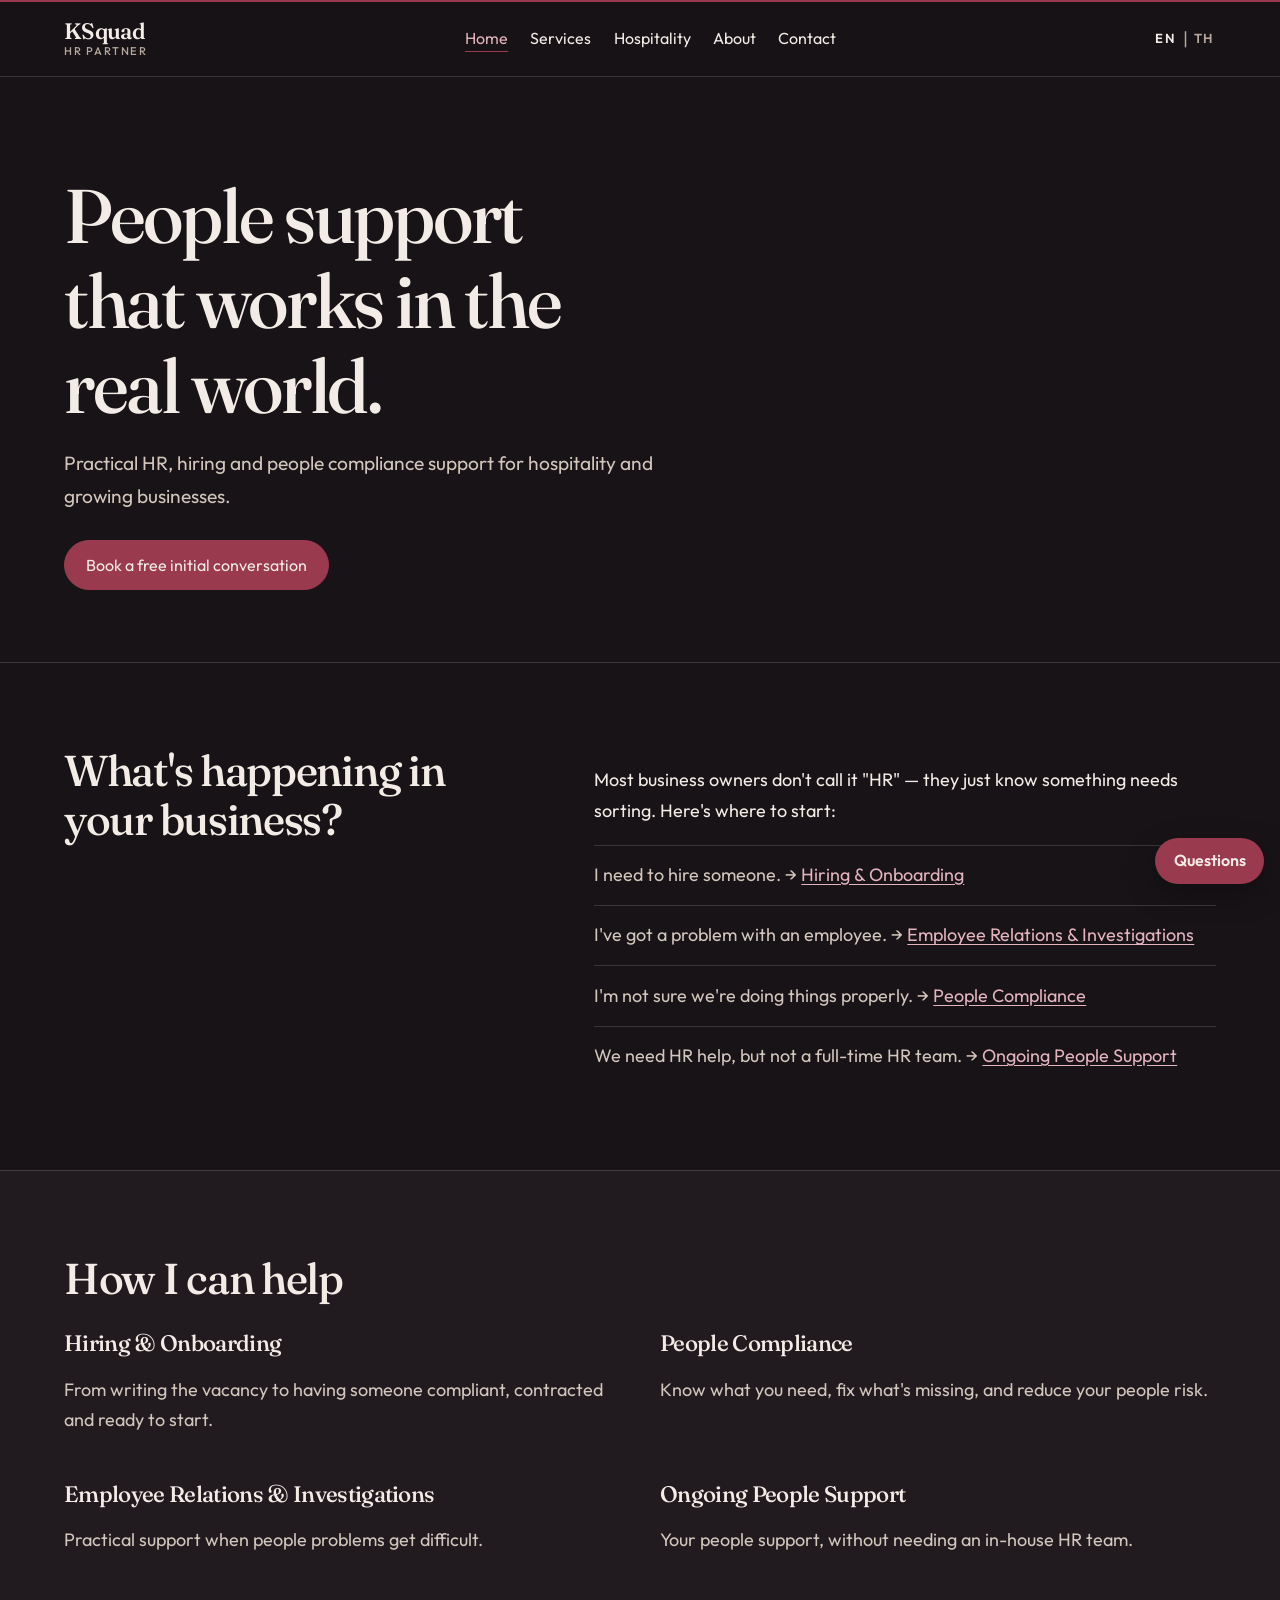
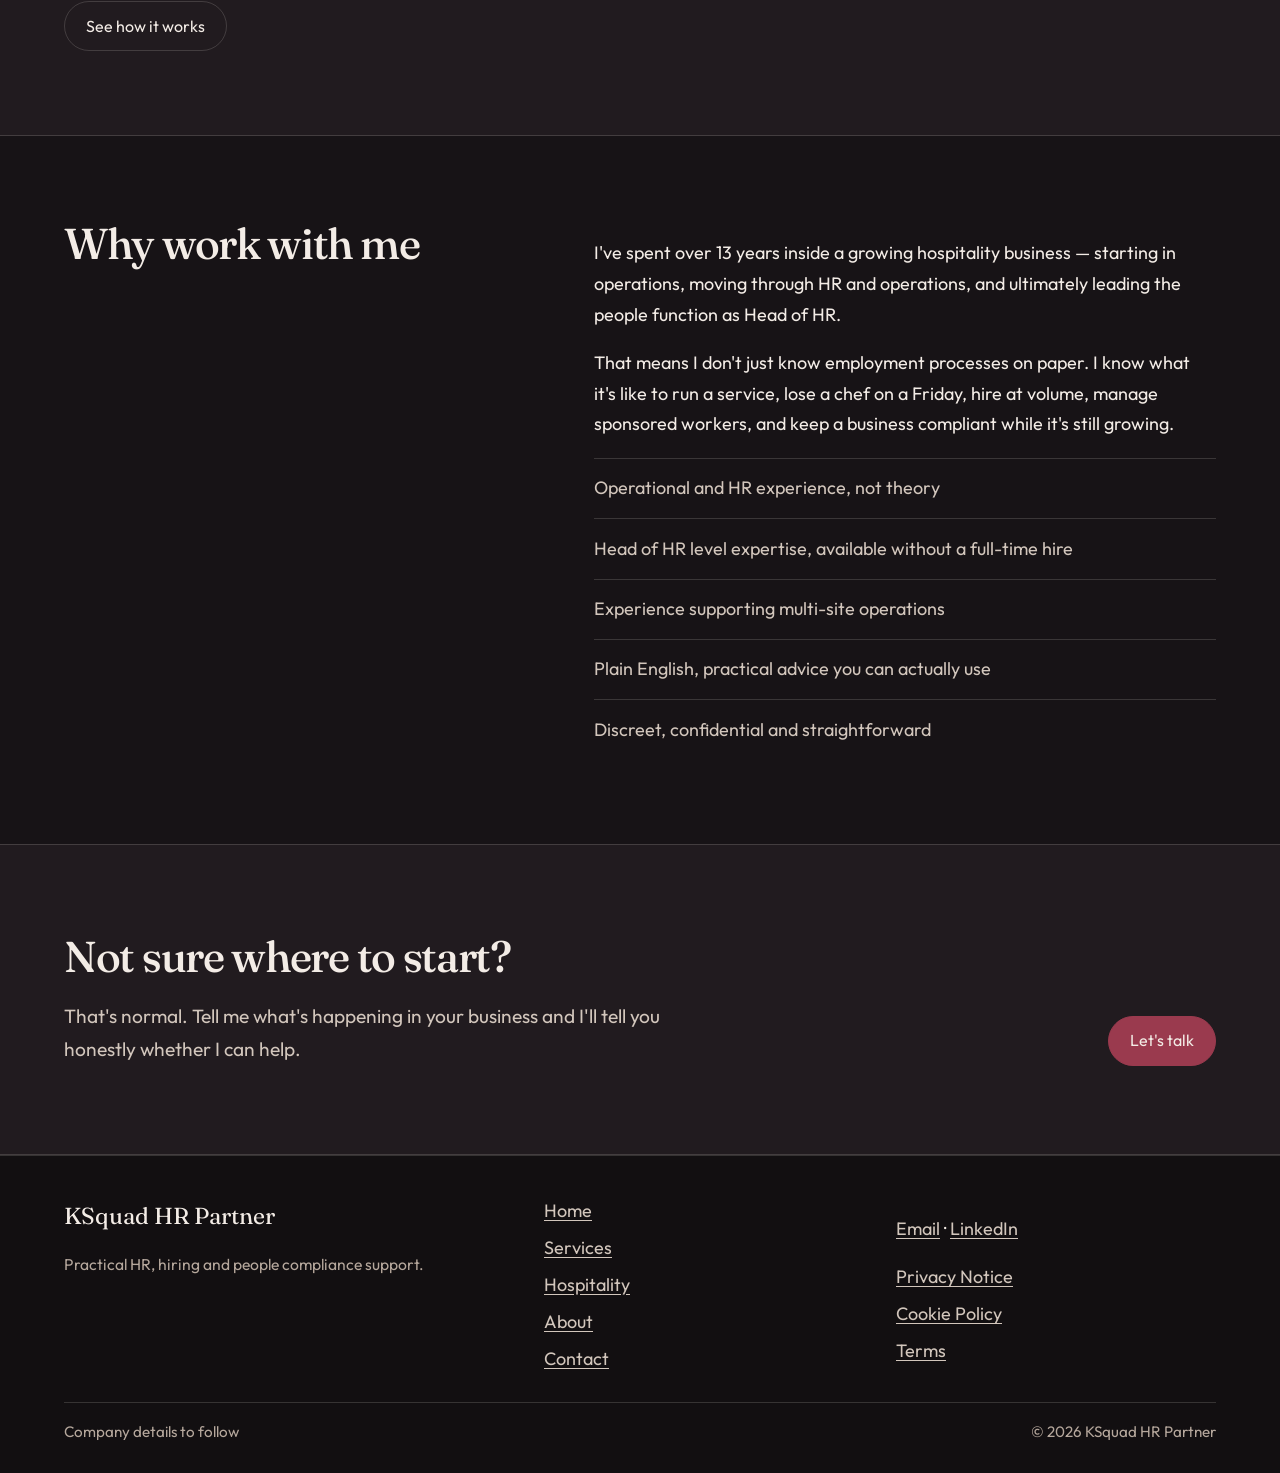
<file: index.html>
<!DOCTYPE html>
<html lang="en">
<head>
  <meta charset="utf-8">
  <meta name="viewport" content="width=device-width, initial-scale=1">
  <title data-i18n="title.home">KSquad HR Partner</title>
  <meta name="description" content="Practical HR, hiring and people compliance support for hospitality and growing businesses." data-i18n-attr="content:meta.home">
  <link rel="icon" href="favicon.svg" type="image/svg+xml">
  <link rel="preconnect" href="https://fonts.googleapis.com">
  <link rel="preconnect" href="https://fonts.gstatic.com" crossorigin>
  <link href="https://fonts.googleapis.com/css2?family=Fraunces:opsz,wght@9..144,500;9..144,560&family=Outfit:wght@400;500;600&family=Sarabun:wght@400;600&display=swap" rel="stylesheet">
  <link rel="stylesheet" href="css/styles.css">
</head>
<body>
<a class="skip" href="#content" data-i18n="skip">Skip to content</a>
<header class="site-header">
  <div class="wrap header-inner">
    <a class="brand" href="index.html">KSquad <span>HR Partner</span></a>
    <nav id="site-nav" class="site-nav" aria-label="Primary" data-i18n-attr="aria-label:nav.primary">
      <a href="index.html" aria-current="page" data-i18n="nav.home">Home</a>
      <a href="services.html" data-i18n="nav.services">Services</a>
      <a href="hospitality.html" data-i18n="nav.hospitality">Hospitality</a>
      <a href="about.html" data-i18n="nav.about">About</a>
      <a href="contact.html" data-i18n="nav.contact">Contact</a>
    </nav>
    <div class="header-tools">
      <div class="lang-switch" role="group" aria-label="Language" data-i18n-attr="aria-label:ui.language">
        <button type="button" data-set-lang="en" aria-pressed="true">EN</button>
        <span aria-hidden="true">|</span>
        <button type="button" data-set-lang="th" aria-pressed="false">TH</button>
      </div>
      <button class="nav-toggle" type="button" aria-expanded="false" aria-controls="site-nav" data-i18n="nav.menu">Menu</button>
    </div>
  </div>
</header>
<main id="content">

<section class="hero">
  <div class="wrap">
    <h1 data-i18n="home.h1">People support that works in the real world.</h1>
    <p class="lede" data-i18n="home.lede">Practical HR, hiring and people compliance support for hospitality and growing businesses.</p>
    <div class="actions">
      <a class="btn btn-primary" href="contact.html" data-i18n="cta.book">Book a free initial conversation</a>
    </div>
  </div>
</section>
<hr class="rule">
<section class="section">
  <div class="wrap split">
    <div>
      <h2 data-i18n="home.happening">What's happening in your business?</h2>
    </div>
    <div>
      <p data-i18n="home.start">Most business owners don't call it "HR" — they just know something needs sorting. Here's where to start:</p>
      <ul class="list">
        <li>I need to hire someone. → <a href="services.html#hiring" data-i18n="svc.hiring">Hiring &amp; Onboarding</a></li>
        <li>I've got a problem with an employee. → <a href="services.html#relations" data-i18n="svc.relations">Employee Relations &amp; Investigations</a></li>
        <li>I'm not sure we're doing things properly. → <a href="services.html#compliance" data-i18n="svc.compliance">People Compliance</a></li>
        <li>We need HR help, but not a full-time HR team. → <a href="services.html#ongoing" data-i18n="svc.ongoing">Ongoing People Support</a></li>
      </ul>
    </div>
  </div>
</section>
<section class="section band">
  <div class="wrap">
    <h2 data-i18n="home.how">How I can help</h2>
    <div class="grid-2">
      <article class="card">
        <h3 data-i18n="svc.hiring">Hiring &amp; Onboarding</h3>
        <p data-i18n="home.hiringBlurb">From writing the vacancy to having someone compliant, contracted and ready to start.</p>
      </article>
      <article class="card">
        <h3 data-i18n="svc.compliance">People Compliance</h3>
        <p data-i18n="home.complianceBlurb">Know what you need, fix what's missing, and reduce your people risk.</p>
      </article>
      <article class="card">
        <h3 data-i18n="svc.relations">Employee Relations &amp; Investigations</h3>
        <p data-i18n="home.relationsBlurb">Practical support when people problems get difficult.</p>
      </article>
      <article class="card">
        <h3 data-i18n="svc.ongoing">Ongoing People Support</h3>
        <p data-i18n="home.ongoingBlurb">Your people support, without needing an in-house HR team.</p>
      </article>
    </div>
    <div class="actions">
      <a class="btn btn-ghost" href="services.html" data-i18n="cta.how">See how it works</a>
    </div>
  </div>
</section>
<section class="section">
  <div class="wrap split">
    <div>
      <h2 data-i18n="home.why">Why work with me</h2>
    </div>
    <div>
      <p data-i18n="about.p1">I've spent over 13 years inside a growing hospitality business — starting in operations, moving through HR and operations, and ultimately leading the people function as Head of HR.</p>
      <p data-i18n="about.p2">That means I don't just know employment processes on paper. I know what it's like to run a service, lose a chef on a Friday, hire at volume, manage sponsored workers, and keep a business compliant while it's still growing.</p>
      <ul class="list">
        <li data-i18n="home.b1">Operational and HR experience, not theory</li>
        <li data-i18n="home.b2">Head of HR level expertise, available without a full-time hire</li>
        <li data-i18n="home.b3">Experience supporting multi-site operations</li>
        <li data-i18n="home.b4">Plain English, practical advice you can actually use</li>
        <li data-i18n="home.b5">Discreet, confidential and straightforward</li>
      </ul>
    </div>
  </div>
</section>
<section class="close band">
  <div class="wrap">
    <div>
      <h2 data-i18n="home.unsure">Not sure where to start?</h2>
      <p class="lede" data-i18n="home.unsureBody">That's normal. Tell me what's happening in your business and I'll tell you honestly whether I can help.</p>
    </div>
    <a class="btn btn-primary" href="contact.html" data-i18n="cta.talk">Let's talk</a>
  </div>
</section>

</main>
<footer class="site-footer">
  <div class="wrap footer-grid">
    <div>
      <p class="footer-brand">KSquad HR Partner</p>
      <p class="note" data-i18n="footer.tagline">Practical HR, hiring and people compliance support.</p>
    </div>
    <nav aria-label="Footer" data-i18n-attr="aria-label:nav.footer">
      <a href="index.html" data-i18n="nav.home">Home</a>
      <a href="services.html" data-i18n="nav.services">Services</a>
      <a href="hospitality.html" data-i18n="nav.hospitality">Hospitality</a>
      <a href="about.html" data-i18n="nav.about">About</a>
      <a href="contact.html" data-i18n="nav.contact">Contact</a>
    </nav>
    <div>
      <p><a href="mailto:hello@example.com" data-i18n="footer.email">Email</a> · <a href="#">LinkedIn</a></p>
      <nav aria-label="Legal" data-i18n-attr="aria-label:nav.legal">
        <a href="privacy.html" data-i18n="footer.privacy">Privacy Notice</a>
        <a href="cookies.html" data-i18n="footer.cookies">Cookie Policy</a>
        <a href="terms.html" data-i18n="eye.terms">Terms</a>
      </nav>
    </div>
  </div>
  <div class="wrap footer-base">
    <p data-i18n="footer.company">Company details to follow</p>
    <p>© 2026 KSquad HR Partner</p>
  </div>
</footer>
<script src="js/i18n.js"></script>
<script src="js/site.js"></script>
<script src="js/chat.js"></script>
</body>
</html>
</file>
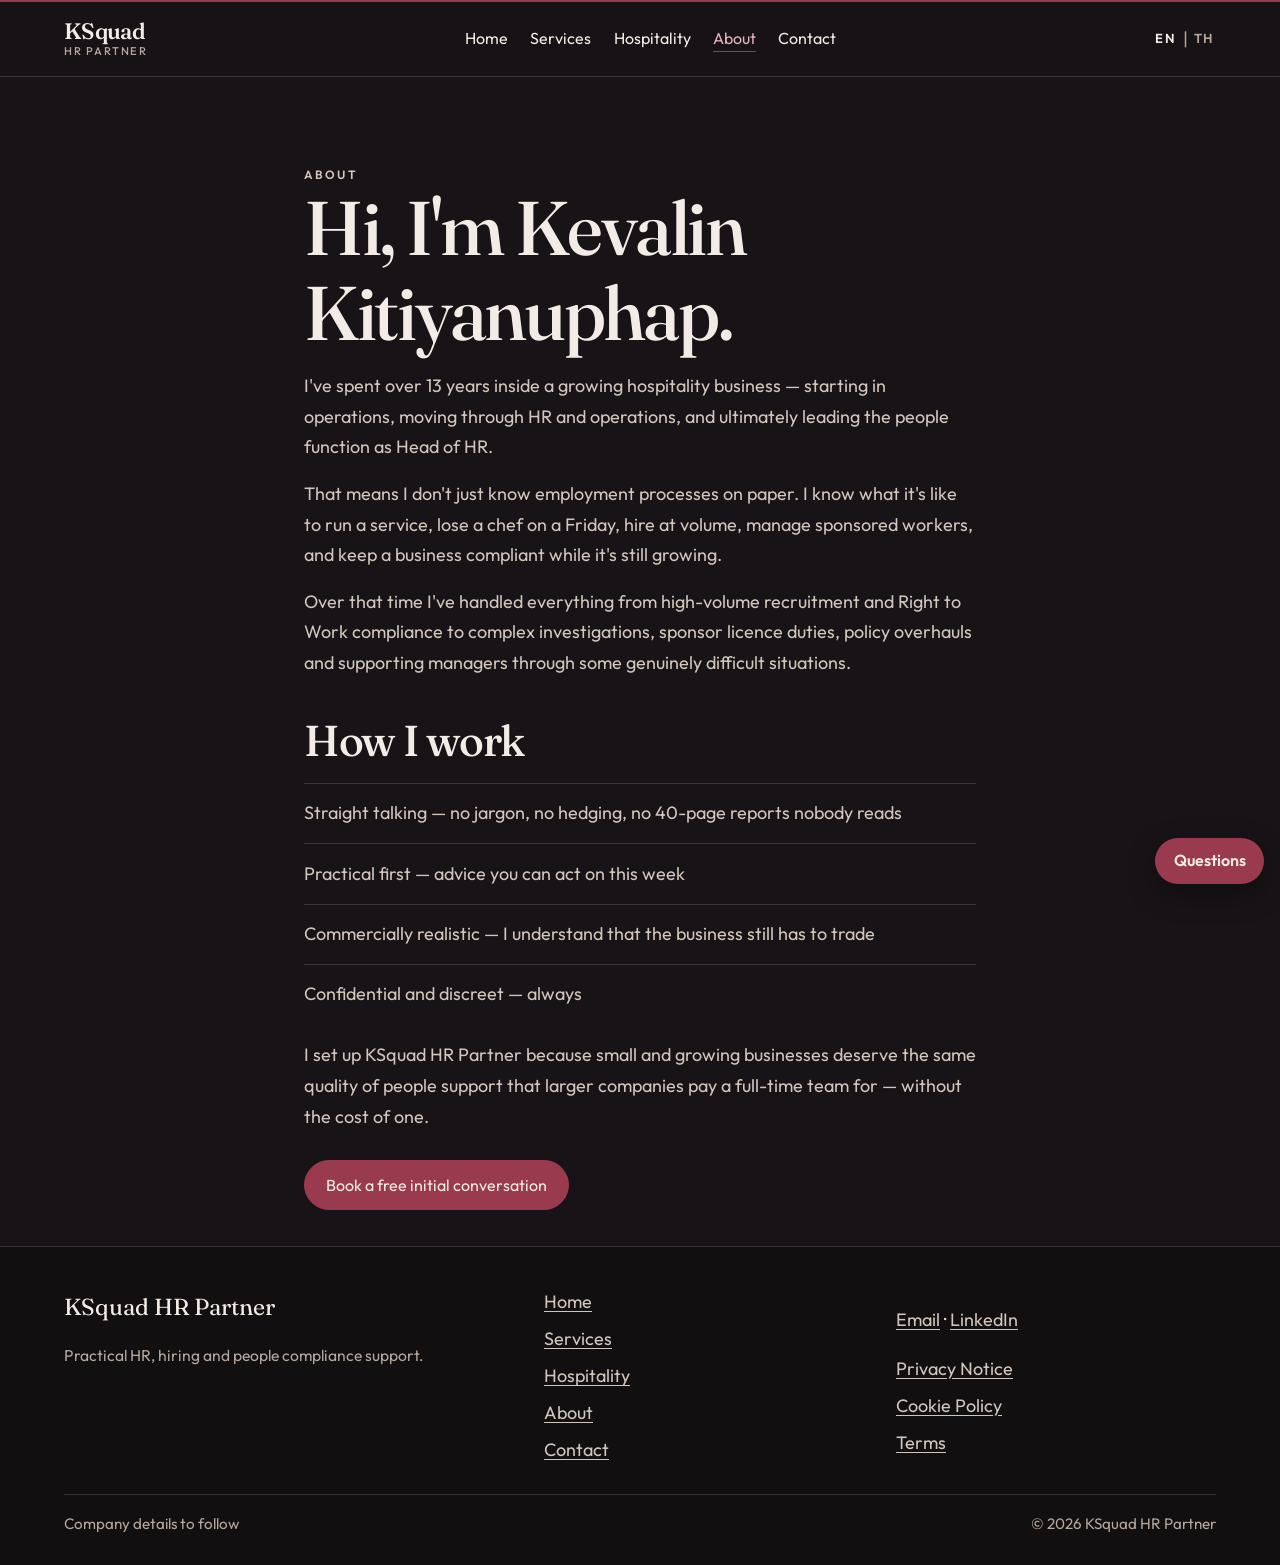
<file: about.html>
<!DOCTYPE html>
<html lang="en">
<head>
  <meta charset="utf-8">
  <meta name="viewport" content="width=device-width, initial-scale=1">
  <title data-i18n="title.about">About — KSquad HR Partner</title>
  <meta name="description" content="Hi, I'm Kevalin Kitiyanuphap. KSquad HR Partner." data-i18n-attr="content:meta.about">
  <link rel="icon" href="favicon.svg" type="image/svg+xml">
  <link rel="preconnect" href="https://fonts.googleapis.com">
  <link rel="preconnect" href="https://fonts.gstatic.com" crossorigin>
  <link href="https://fonts.googleapis.com/css2?family=Fraunces:opsz,wght@9..144,500;9..144,560&family=Outfit:wght@400;500;600&family=Sarabun:wght@400;600&display=swap" rel="stylesheet">
  <link rel="stylesheet" href="css/styles.css">
</head>
<body>
<a class="skip" href="#content" data-i18n="skip">Skip to content</a>
<header class="site-header">
  <div class="wrap header-inner">
    <a class="brand" href="index.html">KSquad <span>HR Partner</span></a>
    <nav id="site-nav" class="site-nav" aria-label="Primary" data-i18n-attr="aria-label:nav.primary">
      <a href="index.html" data-i18n="nav.home">Home</a>
      <a href="services.html" data-i18n="nav.services">Services</a>
      <a href="hospitality.html" data-i18n="nav.hospitality">Hospitality</a>
      <a href="about.html" aria-current="page" data-i18n="nav.about">About</a>
      <a href="contact.html" data-i18n="nav.contact">Contact</a>
    </nav>
    <div class="header-tools">
      <div class="lang-switch" role="group" aria-label="Language" data-i18n-attr="aria-label:ui.language">
        <button type="button" data-set-lang="en" aria-pressed="true">EN</button>
        <span aria-hidden="true">|</span>
        <button type="button" data-set-lang="th" aria-pressed="false">TH</button>
      </div>
      <button class="nav-toggle" type="button" aria-expanded="false" aria-controls="site-nav" data-i18n="nav.menu">Menu</button>
    </div>
  </div>
</header>
<main id="content">

<section class="page-hero">
  <div class="wrap prose">
    <p class="eyebrow" data-i18n="nav.about">About</p>
    <h1 data-i18n="about.h1">Hi, I'm Kevalin Kitiyanuphap.</h1>
    <p data-i18n="about.p1">I've spent over 13 years inside a growing hospitality business — starting in operations, moving through HR and operations, and ultimately leading the people function as Head of HR.</p>
    <p data-i18n="about.p2">That means I don't just know employment processes on paper. I know what it's like to run a service, lose a chef on a Friday, hire at volume, manage sponsored workers, and keep a business compliant while it's still growing.</p>
    <p data-i18n="about.p3">Over that time I've handled everything from high-volume recruitment and Right to Work compliance to complex investigations, sponsor licence duties, policy overhauls and supporting managers through some genuinely difficult situations.</p>
    <h2 data-i18n="about.how">How I work</h2>
    <ul class="list">
      <li data-i18n="about.w1">Straight talking — no jargon, no hedging, no 40-page reports nobody reads</li>
      <li data-i18n="about.w2">Practical first — advice you can act on this week</li>
      <li data-i18n="about.w3">Commercially realistic — I understand that the business still has to trade</li>
      <li data-i18n="about.w4">Confidential and discreet — always</li>
    </ul>
    <p data-i18n="about.p4">I set up KSquad HR Partner because small and growing businesses deserve the same quality of people support that larger companies pay a full-time team for — without the cost of one.</p>
    <div class="actions">
      <a class="btn btn-primary" href="contact.html" data-i18n="cta.book">Book a free initial conversation</a>
    </div>
  </div>
</section>

</main>
<footer class="site-footer">
  <div class="wrap footer-grid">
    <div>
      <p class="footer-brand">KSquad HR Partner</p>
      <p class="note" data-i18n="footer.tagline">Practical HR, hiring and people compliance support.</p>
    </div>
    <nav aria-label="Footer" data-i18n-attr="aria-label:nav.footer">
      <a href="index.html" data-i18n="nav.home">Home</a>
      <a href="services.html" data-i18n="nav.services">Services</a>
      <a href="hospitality.html" data-i18n="nav.hospitality">Hospitality</a>
      <a href="about.html" data-i18n="nav.about">About</a>
      <a href="contact.html" data-i18n="nav.contact">Contact</a>
    </nav>
    <div>
      <p><a href="mailto:hello@example.com" data-i18n="footer.email">Email</a> · <a href="#">LinkedIn</a></p>
      <nav aria-label="Legal" data-i18n-attr="aria-label:nav.legal">
        <a href="privacy.html" data-i18n="footer.privacy">Privacy Notice</a>
        <a href="cookies.html" data-i18n="footer.cookies">Cookie Policy</a>
        <a href="terms.html" data-i18n="eye.terms">Terms</a>
      </nav>
    </div>
  </div>
  <div class="wrap footer-base">
    <p data-i18n="footer.company">Company details to follow</p>
    <p>© 2026 KSquad HR Partner</p>
  </div>
</footer>
<script src="js/i18n.js"></script>
<script src="js/site.js"></script>
<script src="js/chat.js"></script>
</body>
</html>
</file>
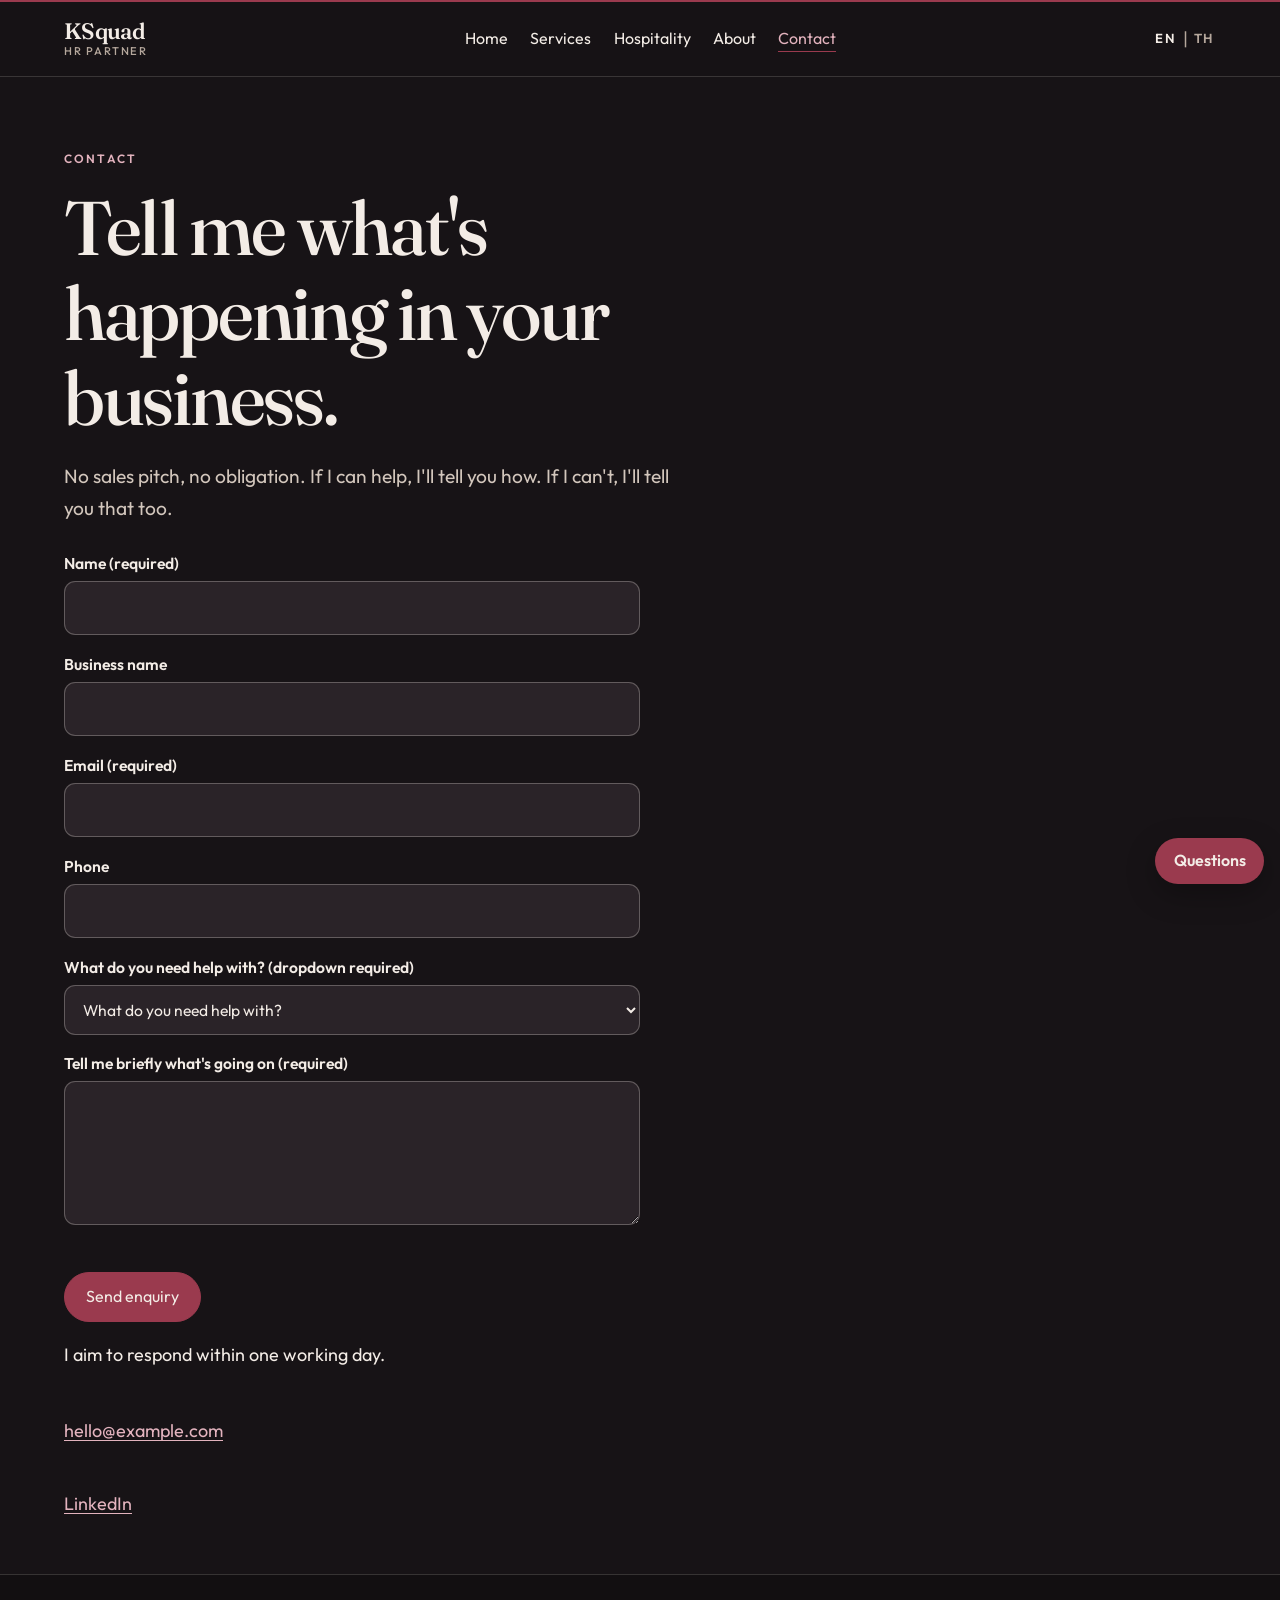
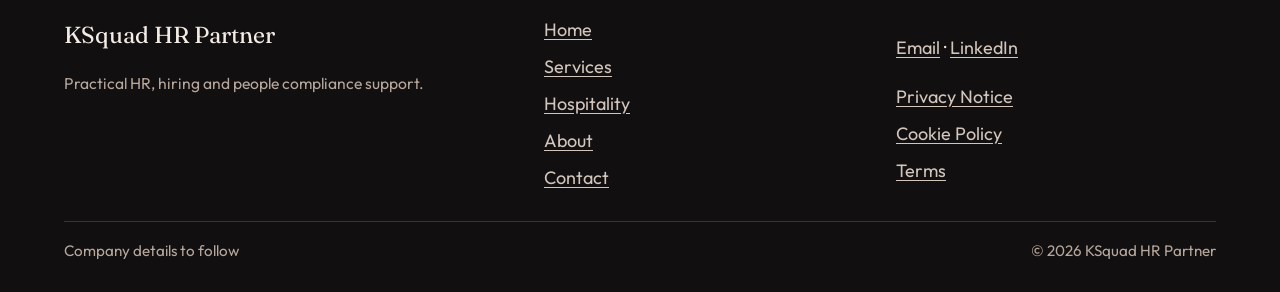
<file: contact.html>
<!DOCTYPE html>
<html lang="en">
<head>
  <meta charset="utf-8">
  <meta name="viewport" content="width=device-width, initial-scale=1">
  <title data-i18n="title.contact">Contact — KSquad HR Partner</title>
  <meta name="description" content="Tell me what's happening in your business. No sales pitch, no obligation." data-i18n-attr="content:meta.contact">
  <link rel="icon" href="favicon.svg" type="image/svg+xml">
  <link rel="preconnect" href="https://fonts.googleapis.com">
  <link rel="preconnect" href="https://fonts.gstatic.com" crossorigin>
  <link href="https://fonts.googleapis.com/css2?family=Fraunces:opsz,wght@9..144,500;9..144,560&family=Outfit:wght@400;500;600&family=Sarabun:wght@400;600&display=swap" rel="stylesheet">
  <link rel="stylesheet" href="css/styles.css">
</head>
<body>
<a class="skip" href="#content" data-i18n="skip">Skip to content</a>
<header class="site-header">
  <div class="wrap header-inner">
    <a class="brand" href="index.html">KSquad <span>HR Partner</span></a>
    <nav id="site-nav" class="site-nav" aria-label="Primary" data-i18n-attr="aria-label:nav.primary">
      <a href="index.html" data-i18n="nav.home">Home</a>
      <a href="services.html" data-i18n="nav.services">Services</a>
      <a href="hospitality.html" data-i18n="nav.hospitality">Hospitality</a>
      <a href="about.html" data-i18n="nav.about">About</a>
      <a href="contact.html" aria-current="page" data-i18n="nav.contact">Contact</a>
    </nav>
    <div class="header-tools">
      <div class="lang-switch" role="group" aria-label="Language" data-i18n-attr="aria-label:ui.language">
        <button type="button" data-set-lang="en" aria-pressed="true">EN</button>
        <span aria-hidden="true">|</span>
        <button type="button" data-set-lang="th" aria-pressed="false">TH</button>
      </div>
      <button class="nav-toggle" type="button" aria-expanded="false" aria-controls="site-nav" data-i18n="nav.menu">Menu</button>
    </div>
  </div>
</header>
<main id="content">

<section class="page-hero">
  <div class="wrap">
    <p class="eyebrow" data-i18n="nav.contact">Contact</p>
    <h1 data-i18n="contact.h1">Tell me what's happening in your business.</h1>
    <p class="lede" data-i18n="contact.lede">No sales pitch, no obligation. If I can help, I'll tell you how. If I can't, I'll tell you that too.</p>
    <form id="contact-form" action="mailto:hello@example.com" method="post" enctype="text/plain">
      <label>
        <span data-i18n="form.name">Name (required)</span>
        <input name="name" type="text" autocomplete="name" required>
      </label>
      <label>
        <span data-i18n="form.business">Business name</span>
        <input name="business" type="text" autocomplete="organization">
      </label>
      <label>
        <span data-i18n="form.email">Email (required)</span>
        <input name="email" type="email" autocomplete="email" required>
      </label>
      <label>
        <span data-i18n="form.phone">Phone</span>
        <input name="phone" type="tel" autocomplete="tel">
      </label>
      <label>
        <span data-i18n="form.helpLabel">What do you need help with? (dropdown required)</span>
        <select name="help" required>
          <option value="" selected disabled data-i18n="form.helpOption">What do you need help with?</option>
          <option data-i18n="svc.hiring">Hiring & Onboarding</option>
          <option data-i18n="svc.compliance">People Compliance</option>
          <option data-i18n="svc.relations">Employee Relations & Investigations</option>
          <option data-i18n="svc.ongoing">Ongoing People Support</option>
          <option data-i18n="form.else">Something else</option>
        </select>
      </label>
      <label>
        <span data-i18n="form.message">Tell me briefly what's going on (required)</span>
        <textarea name="message" required></textarea>
      </label>
      <div class="actions">
        <button class="btn btn-primary" type="submit" data-i18n="form.send">Send enquiry</button>
      </div>
    </form>
    <p data-i18n="contact.aim">I aim to respond within one working day.</p>
    <div id="form-confirmation" class="confirm" tabindex="-1" hidden>
      <p><strong data-i18n="contact.ready">Ready to send.</strong> <span data-i18n="contact.confirm">Your email app should open with this message addressed to hello@example.com. If it does not open, use the address below.</span></p>
    </div>
    <div class="contact-links">
      <p><a href="mailto:hello@example.com">hello@example.com</a></p>
      <p><a href="#">LinkedIn</a></p>
    </div>
  </div>
</section>

</main>
<footer class="site-footer">
  <div class="wrap footer-grid">
    <div>
      <p class="footer-brand">KSquad HR Partner</p>
      <p class="note" data-i18n="footer.tagline">Practical HR, hiring and people compliance support.</p>
    </div>
    <nav aria-label="Footer" data-i18n-attr="aria-label:nav.footer">
      <a href="index.html" data-i18n="nav.home">Home</a>
      <a href="services.html" data-i18n="nav.services">Services</a>
      <a href="hospitality.html" data-i18n="nav.hospitality">Hospitality</a>
      <a href="about.html" data-i18n="nav.about">About</a>
      <a href="contact.html" data-i18n="nav.contact">Contact</a>
    </nav>
    <div>
      <p><a href="mailto:hello@example.com" data-i18n="footer.email">Email</a> · <a href="#">LinkedIn</a></p>
      <nav aria-label="Legal" data-i18n-attr="aria-label:nav.legal">
        <a href="privacy.html" data-i18n="footer.privacy">Privacy Notice</a>
        <a href="cookies.html" data-i18n="footer.cookies">Cookie Policy</a>
        <a href="terms.html" data-i18n="eye.terms">Terms</a>
      </nav>
    </div>
  </div>
  <div class="wrap footer-base">
    <p data-i18n="footer.company">Company details to follow</p>
    <p>© 2026 KSquad HR Partner</p>
  </div>
</footer>
<script src="js/i18n.js"></script>
<script src="js/site.js"></script>
<script src="js/chat.js"></script>
</body>
</html>
</file>
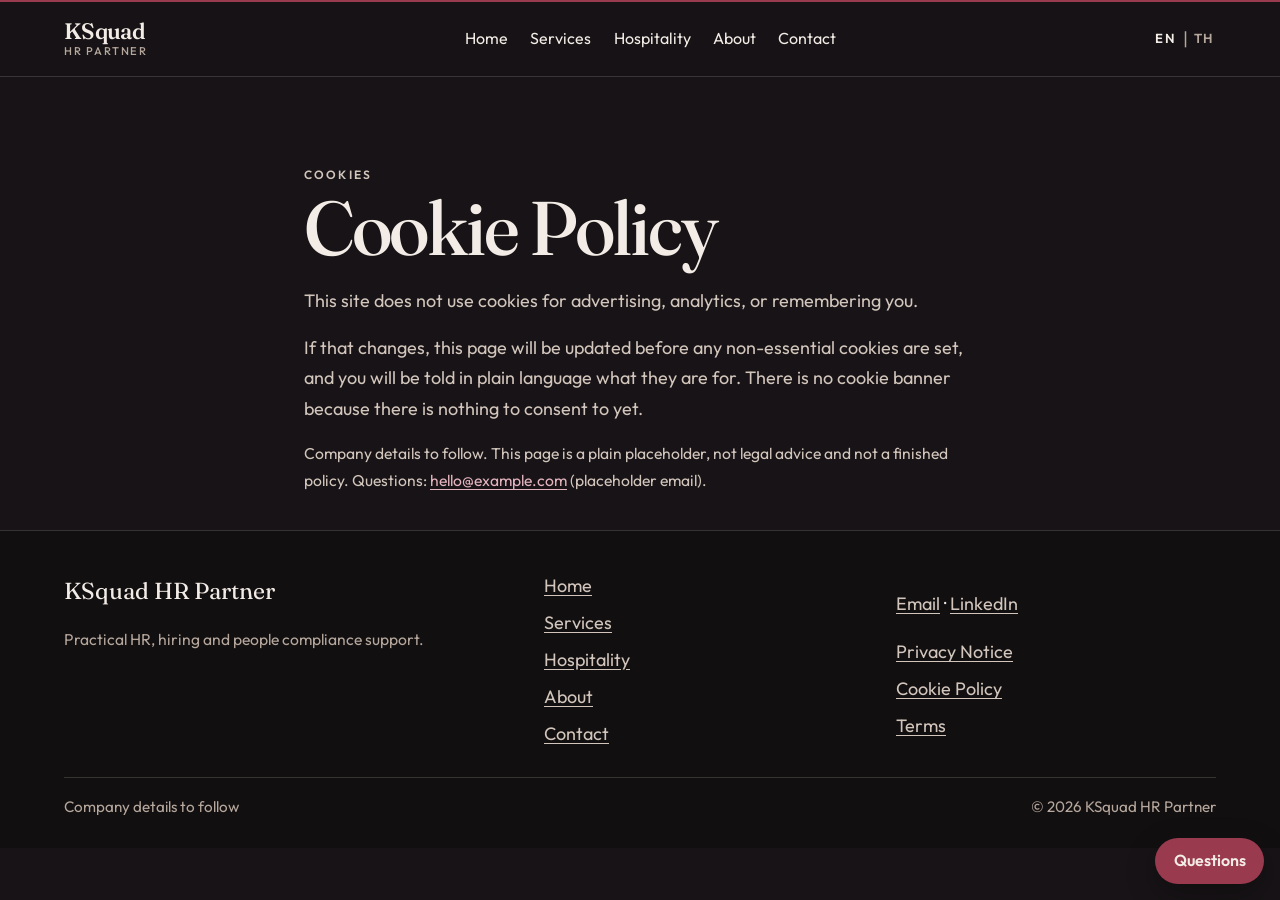
<file: cookies.html>
<!DOCTYPE html>
<html lang="en">
<head>
  <meta charset="utf-8">
  <meta name="viewport" content="width=device-width, initial-scale=1">
  <title data-i18n="title.cookies">Cookie Policy — KSquad HR Partner</title>
  <meta name="description" content="Placeholder cookie note for the KSquad HR Partner website." data-i18n-attr="content:meta.cookies">
  <link rel="icon" href="favicon.svg" type="image/svg+xml">
  <link rel="preconnect" href="https://fonts.googleapis.com">
  <link rel="preconnect" href="https://fonts.gstatic.com" crossorigin>
  <link href="https://fonts.googleapis.com/css2?family=Fraunces:opsz,wght@9..144,500;9..144,560&family=Outfit:wght@400;500;600&family=Sarabun:wght@400;600&display=swap" rel="stylesheet">
  <link rel="stylesheet" href="css/styles.css">
</head>
<body>
<a class="skip" href="#content" data-i18n="skip">Skip to content</a>
<header class="site-header">
  <div class="wrap header-inner">
    <a class="brand" href="index.html">KSquad <span>HR Partner</span></a>
    <nav id="site-nav" class="site-nav" aria-label="Primary" data-i18n-attr="aria-label:nav.primary">
      <a href="index.html" data-i18n="nav.home">Home</a>
      <a href="services.html" data-i18n="nav.services">Services</a>
      <a href="hospitality.html" data-i18n="nav.hospitality">Hospitality</a>
      <a href="about.html" data-i18n="nav.about">About</a>
      <a href="contact.html" data-i18n="nav.contact">Contact</a>
    </nav>
    <div class="header-tools">
      <div class="lang-switch" role="group" aria-label="Language" data-i18n-attr="aria-label:ui.language">
        <button type="button" data-set-lang="en" aria-pressed="true">EN</button>
        <span aria-hidden="true">|</span>
        <button type="button" data-set-lang="th" aria-pressed="false">TH</button>
      </div>
      <button class="nav-toggle" type="button" aria-expanded="false" aria-controls="site-nav" data-i18n="nav.menu">Menu</button>
    </div>
  </div>
</header>
<main id="content">

<section class="page-hero">
  <div class="wrap prose">
    <p class="eyebrow" data-i18n="eye.cookies">Cookies</p>
    <h1 data-i18n="footer.cookies">Cookie Policy</h1>
    
    <p data-i18n="cook.p1">This site does not use cookies for advertising, analytics, or remembering you.</p>
    <p data-i18n="cook.p2">If that changes, this page will be updated before any non-essential cookies are set, and you will be told in plain language what they are for. There is no cookie banner because there is nothing to consent to yet.</p>
    
    <p class="note"><span data-i18n="legal.noteBefore">Company details to follow. This page is a plain placeholder, not legal advice and not a finished policy. Questions: </span><a href="mailto:hello@example.com">hello@example.com</a><span data-i18n="legal.noteAfter"> (placeholder email).</span></p>
  </div>
</section>

</main>
<footer class="site-footer">
  <div class="wrap footer-grid">
    <div>
      <p class="footer-brand">KSquad HR Partner</p>
      <p class="note" data-i18n="footer.tagline">Practical HR, hiring and people compliance support.</p>
    </div>
    <nav aria-label="Footer" data-i18n-attr="aria-label:nav.footer">
      <a href="index.html" data-i18n="nav.home">Home</a>
      <a href="services.html" data-i18n="nav.services">Services</a>
      <a href="hospitality.html" data-i18n="nav.hospitality">Hospitality</a>
      <a href="about.html" data-i18n="nav.about">About</a>
      <a href="contact.html" data-i18n="nav.contact">Contact</a>
    </nav>
    <div>
      <p><a href="mailto:hello@example.com" data-i18n="footer.email">Email</a> · <a href="#">LinkedIn</a></p>
      <nav aria-label="Legal" data-i18n-attr="aria-label:nav.legal">
        <a href="privacy.html" data-i18n="footer.privacy">Privacy Notice</a>
        <a href="cookies.html" data-i18n="footer.cookies">Cookie Policy</a>
        <a href="terms.html" data-i18n="eye.terms">Terms</a>
      </nav>
    </div>
  </div>
  <div class="wrap footer-base">
    <p data-i18n="footer.company">Company details to follow</p>
    <p>© 2026 KSquad HR Partner</p>
  </div>
</footer>
<script src="js/i18n.js"></script>
<script src="js/site.js"></script>
<script src="js/chat.js"></script>
</body>
</html>
</file>
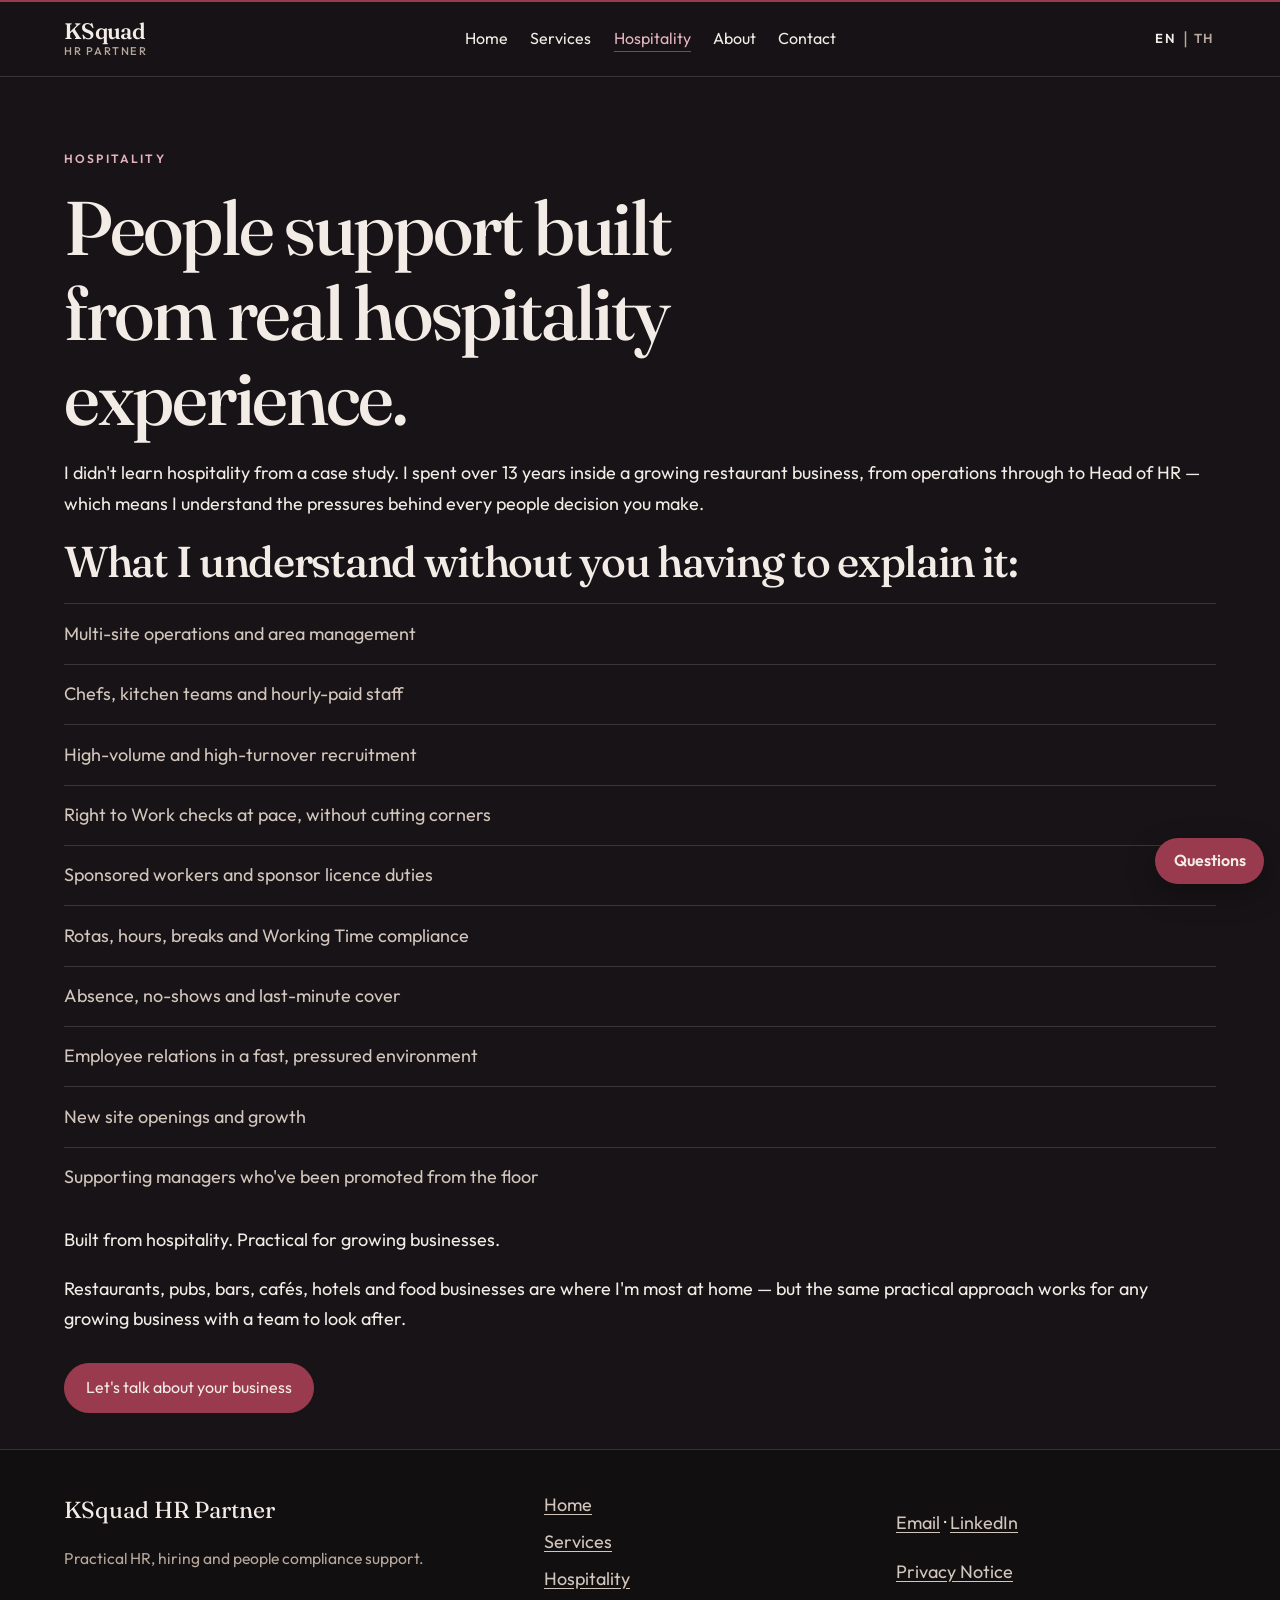
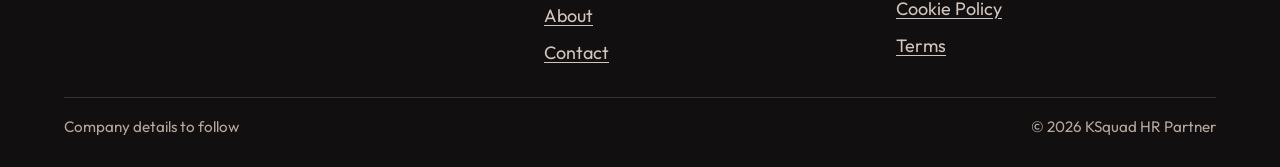
<file: hospitality.html>
<!DOCTYPE html>
<html lang="en">
<head>
  <meta charset="utf-8">
  <meta name="viewport" content="width=device-width, initial-scale=1">
  <title data-i18n="title.hospitality">Hospitality — KSquad HR Partner</title>
  <meta name="description" content="People support built from real hospitality experience." data-i18n-attr="content:meta.hospitality">
  <link rel="icon" href="favicon.svg" type="image/svg+xml">
  <link rel="preconnect" href="https://fonts.googleapis.com">
  <link rel="preconnect" href="https://fonts.gstatic.com" crossorigin>
  <link href="https://fonts.googleapis.com/css2?family=Fraunces:opsz,wght@9..144,500;9..144,560&family=Outfit:wght@400;500;600&family=Sarabun:wght@400;600&display=swap" rel="stylesheet">
  <link rel="stylesheet" href="css/styles.css">
</head>
<body>
<a class="skip" href="#content" data-i18n="skip">Skip to content</a>
<header class="site-header">
  <div class="wrap header-inner">
    <a class="brand" href="index.html">KSquad <span>HR Partner</span></a>
    <nav id="site-nav" class="site-nav" aria-label="Primary" data-i18n-attr="aria-label:nav.primary">
      <a href="index.html" data-i18n="nav.home">Home</a>
      <a href="services.html" data-i18n="nav.services">Services</a>
      <a href="hospitality.html" aria-current="page" data-i18n="nav.hospitality">Hospitality</a>
      <a href="about.html" data-i18n="nav.about">About</a>
      <a href="contact.html" data-i18n="nav.contact">Contact</a>
    </nav>
    <div class="header-tools">
      <div class="lang-switch" role="group" aria-label="Language" data-i18n-attr="aria-label:ui.language">
        <button type="button" data-set-lang="en" aria-pressed="true">EN</button>
        <span aria-hidden="true">|</span>
        <button type="button" data-set-lang="th" aria-pressed="false">TH</button>
      </div>
      <button class="nav-toggle" type="button" aria-expanded="false" aria-controls="site-nav" data-i18n="nav.menu">Menu</button>
    </div>
  </div>
</header>
<main id="content">

<section class="page-hero">
  <div class="wrap">
    <p class="eyebrow" data-i18n="nav.hospitality">Hospitality</p>
    <h1 data-i18n="hosp.h1">People support built from real hospitality experience.</h1>
    <p data-i18n="hosp.p1">I didn't learn hospitality from a case study. I spent over 13 years inside a growing restaurant business, from operations through to Head of HR — which means I understand the pressures behind every people decision you make.</p>
    <h2 data-i18n="hosp.h2">What I understand without you having to explain it:</h2>
    <ul class="list">
      <li data-i18n="hosp.b1">Multi-site operations and area management</li>
      <li data-i18n="hosp.b2">Chefs, kitchen teams and hourly-paid staff</li>
      <li data-i18n="hosp.b3">High-volume and high-turnover recruitment</li>
      <li data-i18n="hosp.b4">Right to Work checks at pace, without cutting corners</li>
      <li data-i18n="hosp.b5">Sponsored workers and sponsor licence duties</li>
      <li data-i18n="hosp.b6">Rotas, hours, breaks and Working Time compliance</li>
      <li data-i18n="hosp.b7">Absence, no-shows and last-minute cover</li>
      <li data-i18n="hosp.b8">Employee relations in a fast, pressured environment</li>
      <li data-i18n="hosp.b9">New site openings and growth</li>
      <li data-i18n="hosp.b10">Supporting managers who've been promoted from the floor</li>
    </ul>
    <p data-i18n="hosp.line">Built from hospitality. Practical for growing businesses.</p>
    <p data-i18n="hosp.p2">Restaurants, pubs, bars, cafés, hotels and food businesses are where I'm most at home — but the same practical approach works for any growing business with a team to look after.</p>
    <div class="actions">
      <a class="btn btn-primary" href="contact.html" data-i18n="cta.business">Let's talk about your business</a>
    </div>
  </div>
</section>

</main>
<footer class="site-footer">
  <div class="wrap footer-grid">
    <div>
      <p class="footer-brand">KSquad HR Partner</p>
      <p class="note" data-i18n="footer.tagline">Practical HR, hiring and people compliance support.</p>
    </div>
    <nav aria-label="Footer" data-i18n-attr="aria-label:nav.footer">
      <a href="index.html" data-i18n="nav.home">Home</a>
      <a href="services.html" data-i18n="nav.services">Services</a>
      <a href="hospitality.html" data-i18n="nav.hospitality">Hospitality</a>
      <a href="about.html" data-i18n="nav.about">About</a>
      <a href="contact.html" data-i18n="nav.contact">Contact</a>
    </nav>
    <div>
      <p><a href="mailto:hello@example.com" data-i18n="footer.email">Email</a> · <a href="#">LinkedIn</a></p>
      <nav aria-label="Legal" data-i18n-attr="aria-label:nav.legal">
        <a href="privacy.html" data-i18n="footer.privacy">Privacy Notice</a>
        <a href="cookies.html" data-i18n="footer.cookies">Cookie Policy</a>
        <a href="terms.html" data-i18n="eye.terms">Terms</a>
      </nav>
    </div>
  </div>
  <div class="wrap footer-base">
    <p data-i18n="footer.company">Company details to follow</p>
    <p>© 2026 KSquad HR Partner</p>
  </div>
</footer>
<script src="js/i18n.js"></script>
<script src="js/site.js"></script>
<script src="js/chat.js"></script>
</body>
</html>
</file>
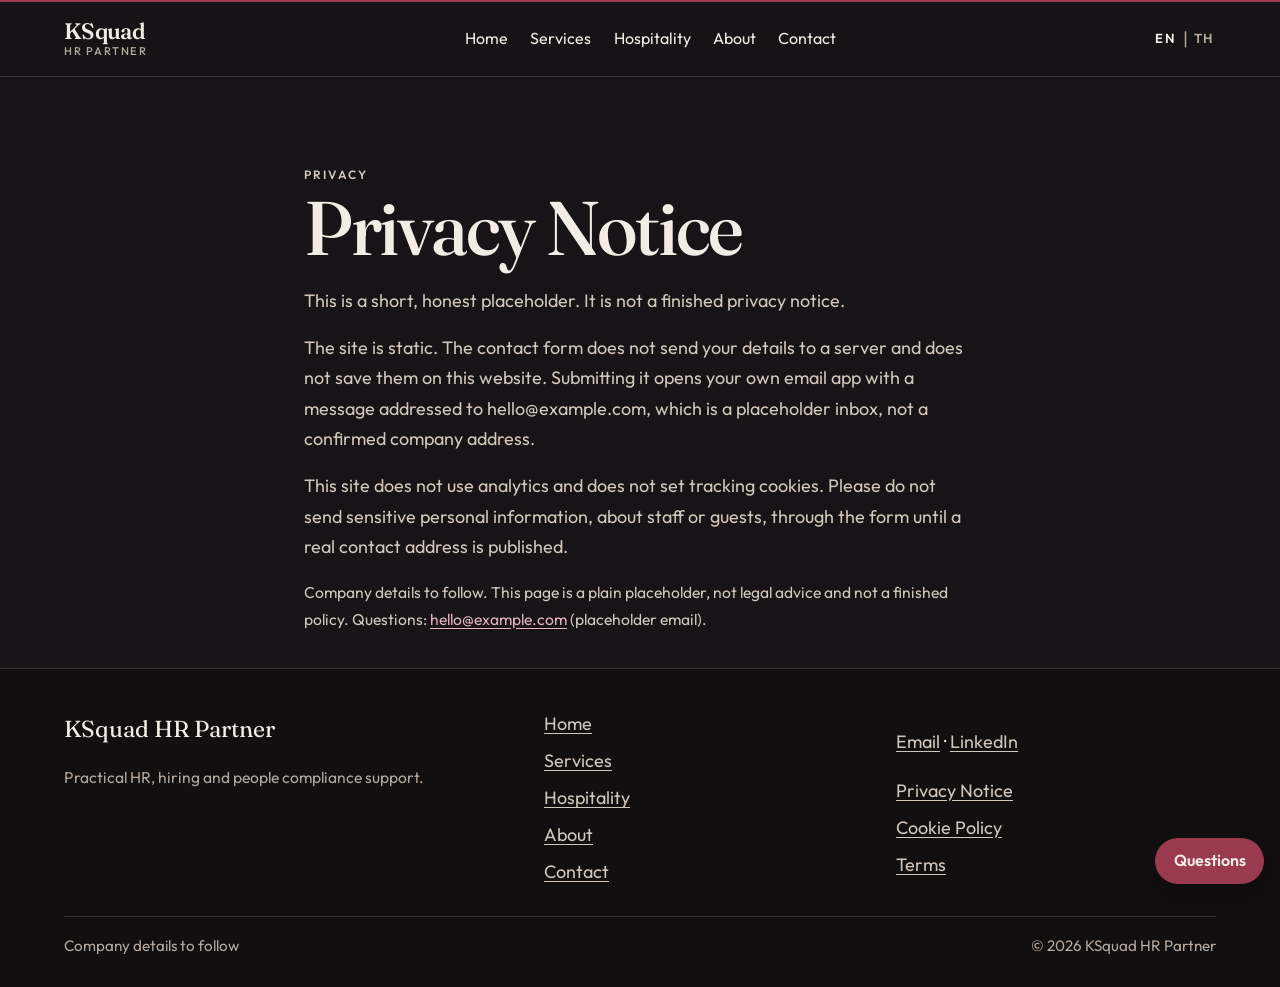
<file: privacy.html>
<!DOCTYPE html>
<html lang="en">
<head>
  <meta charset="utf-8">
  <meta name="viewport" content="width=device-width, initial-scale=1">
  <title data-i18n="title.privacy">Privacy Notice — KSquad HR Partner</title>
  <meta name="description" content="Placeholder privacy note for the KSquad HR Partner website." data-i18n-attr="content:meta.privacy">
  <link rel="icon" href="favicon.svg" type="image/svg+xml">
  <link rel="preconnect" href="https://fonts.googleapis.com">
  <link rel="preconnect" href="https://fonts.gstatic.com" crossorigin>
  <link href="https://fonts.googleapis.com/css2?family=Fraunces:opsz,wght@9..144,500;9..144,560&family=Outfit:wght@400;500;600&family=Sarabun:wght@400;600&display=swap" rel="stylesheet">
  <link rel="stylesheet" href="css/styles.css">
</head>
<body>
<a class="skip" href="#content" data-i18n="skip">Skip to content</a>
<header class="site-header">
  <div class="wrap header-inner">
    <a class="brand" href="index.html">KSquad <span>HR Partner</span></a>
    <nav id="site-nav" class="site-nav" aria-label="Primary" data-i18n-attr="aria-label:nav.primary">
      <a href="index.html" data-i18n="nav.home">Home</a>
      <a href="services.html" data-i18n="nav.services">Services</a>
      <a href="hospitality.html" data-i18n="nav.hospitality">Hospitality</a>
      <a href="about.html" data-i18n="nav.about">About</a>
      <a href="contact.html" data-i18n="nav.contact">Contact</a>
    </nav>
    <div class="header-tools">
      <div class="lang-switch" role="group" aria-label="Language" data-i18n-attr="aria-label:ui.language">
        <button type="button" data-set-lang="en" aria-pressed="true">EN</button>
        <span aria-hidden="true">|</span>
        <button type="button" data-set-lang="th" aria-pressed="false">TH</button>
      </div>
      <button class="nav-toggle" type="button" aria-expanded="false" aria-controls="site-nav" data-i18n="nav.menu">Menu</button>
    </div>
  </div>
</header>
<main id="content">

<section class="page-hero">
  <div class="wrap prose">
    <p class="eyebrow" data-i18n="eye.privacy">Privacy</p>
    <h1 data-i18n="footer.privacy">Privacy Notice</h1>
    
    <p data-i18n="priv.p1">This is a short, honest placeholder. It is not a finished privacy notice.</p>
    <p data-i18n="priv.p2">The site is static. The contact form does not send your details to a server and does not save them on this website. Submitting it opens your own email app with a message addressed to hello@example.com, which is a placeholder inbox, not a confirmed company address.</p>
    <p data-i18n="priv.p3">This site does not use analytics and does not set tracking cookies. Please do not send sensitive personal information, about staff or guests, through the form until a real contact address is published.</p>
    
    <p class="note"><span data-i18n="legal.noteBefore">Company details to follow. This page is a plain placeholder, not legal advice and not a finished policy. Questions: </span><a href="mailto:hello@example.com">hello@example.com</a><span data-i18n="legal.noteAfter"> (placeholder email).</span></p>
  </div>
</section>

</main>
<footer class="site-footer">
  <div class="wrap footer-grid">
    <div>
      <p class="footer-brand">KSquad HR Partner</p>
      <p class="note" data-i18n="footer.tagline">Practical HR, hiring and people compliance support.</p>
    </div>
    <nav aria-label="Footer" data-i18n-attr="aria-label:nav.footer">
      <a href="index.html" data-i18n="nav.home">Home</a>
      <a href="services.html" data-i18n="nav.services">Services</a>
      <a href="hospitality.html" data-i18n="nav.hospitality">Hospitality</a>
      <a href="about.html" data-i18n="nav.about">About</a>
      <a href="contact.html" data-i18n="nav.contact">Contact</a>
    </nav>
    <div>
      <p><a href="mailto:hello@example.com" data-i18n="footer.email">Email</a> · <a href="#">LinkedIn</a></p>
      <nav aria-label="Legal" data-i18n-attr="aria-label:nav.legal">
        <a href="privacy.html" data-i18n="footer.privacy">Privacy Notice</a>
        <a href="cookies.html" data-i18n="footer.cookies">Cookie Policy</a>
        <a href="terms.html" data-i18n="eye.terms">Terms</a>
      </nav>
    </div>
  </div>
  <div class="wrap footer-base">
    <p data-i18n="footer.company">Company details to follow</p>
    <p>© 2026 KSquad HR Partner</p>
  </div>
</footer>
<script src="js/i18n.js"></script>
<script src="js/site.js"></script>
<script src="js/chat.js"></script>
</body>
</html>
</file>
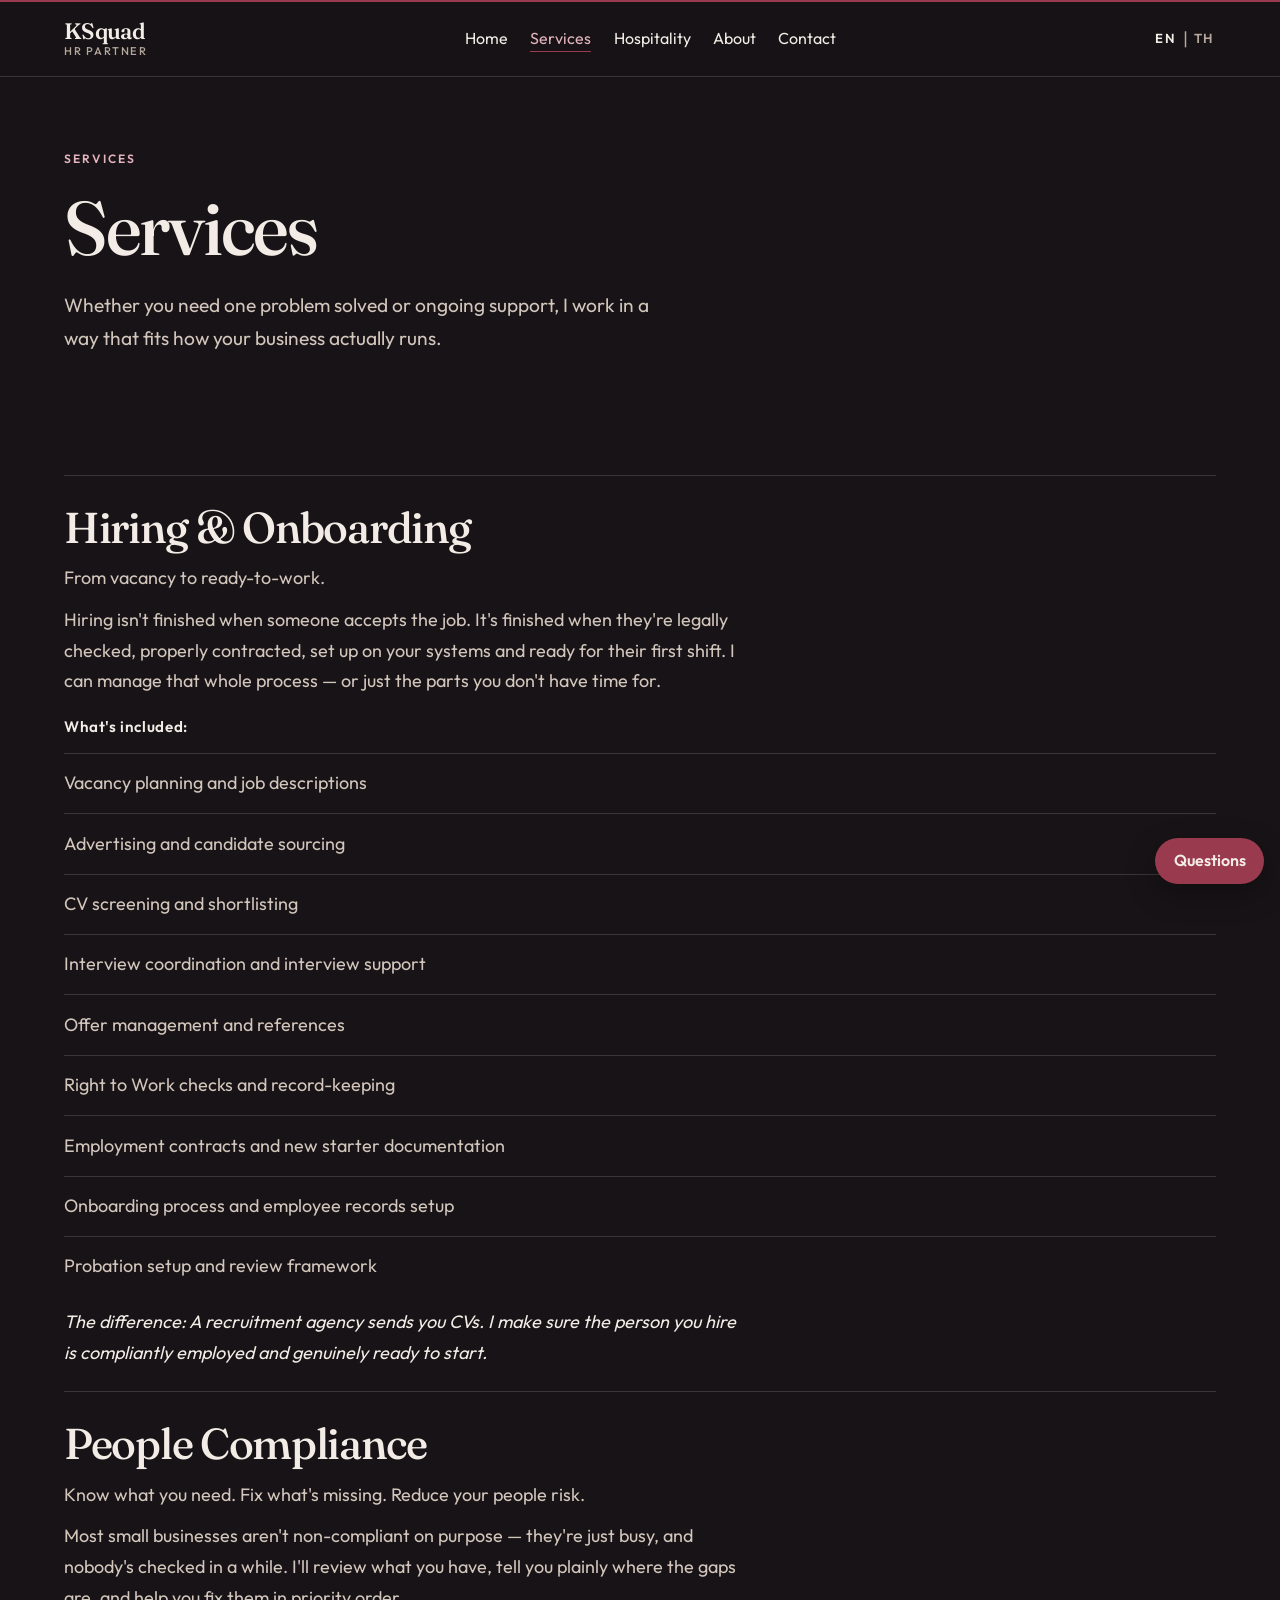
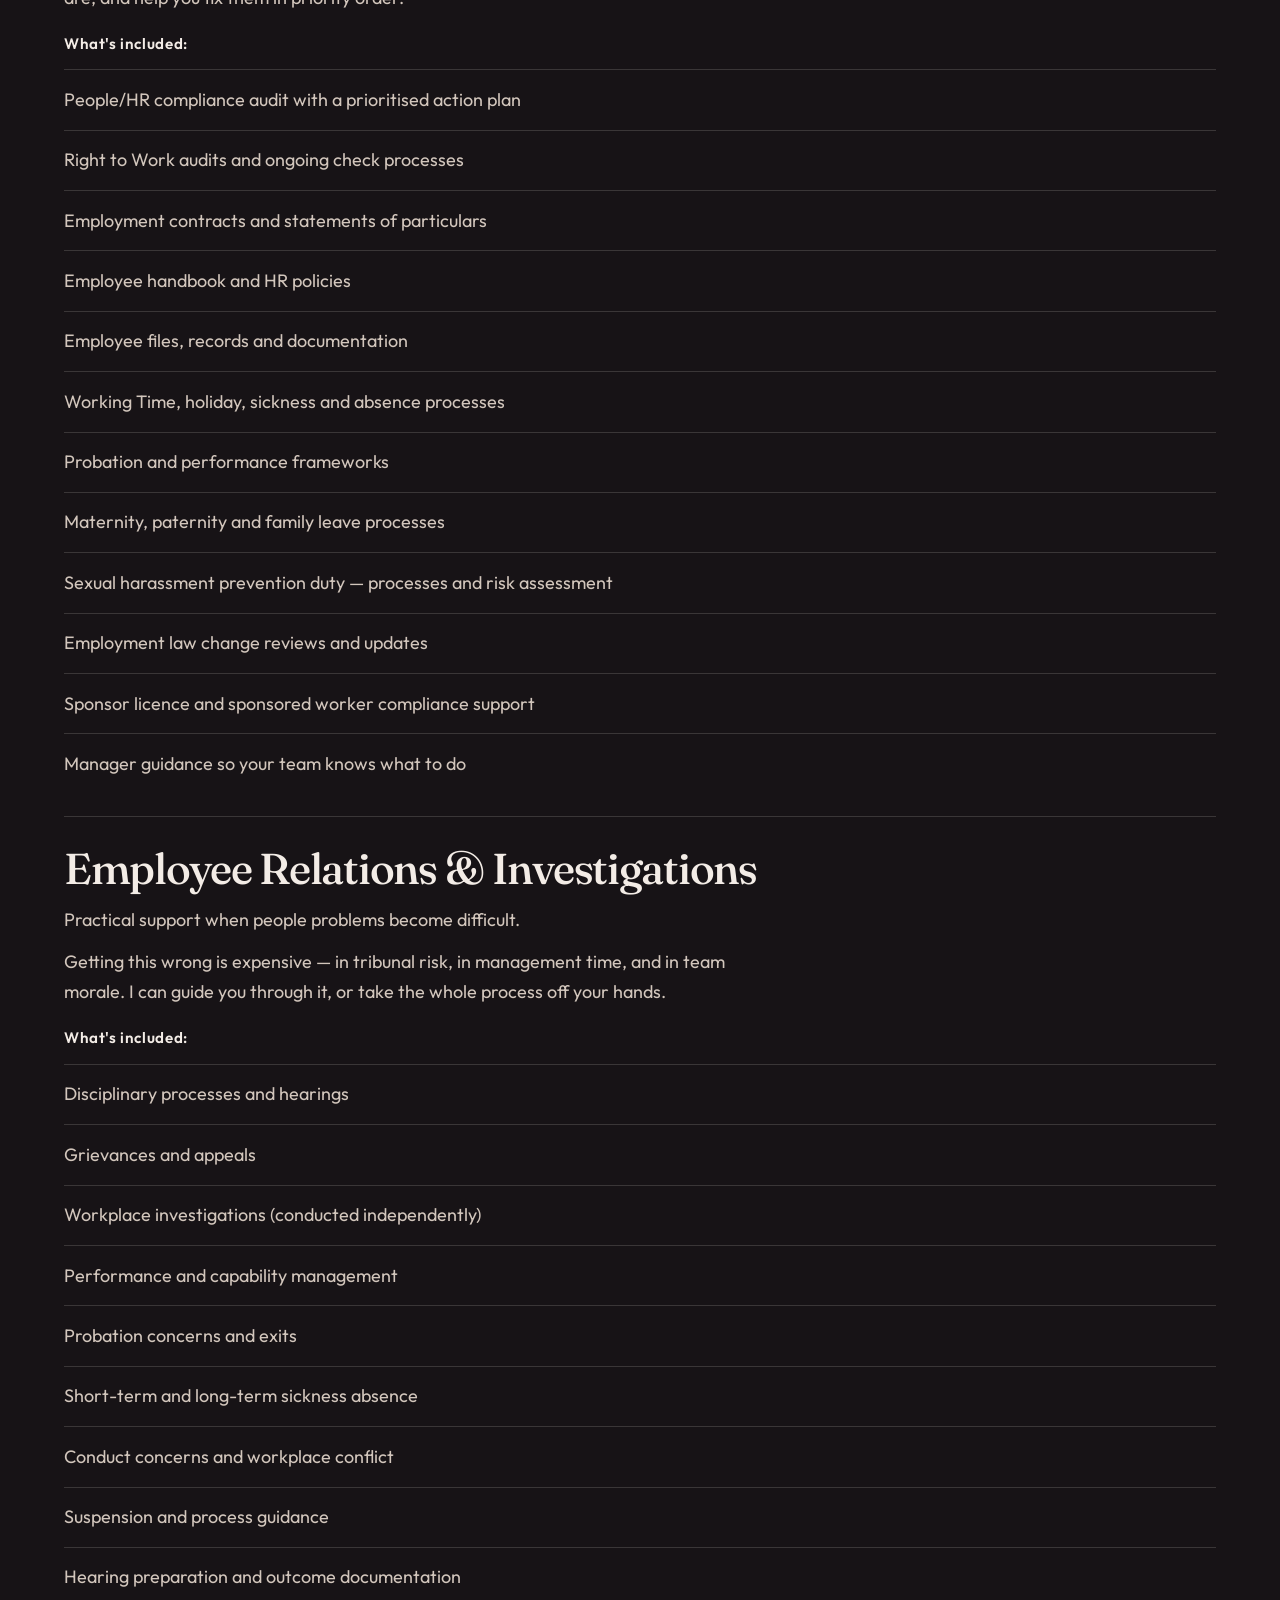
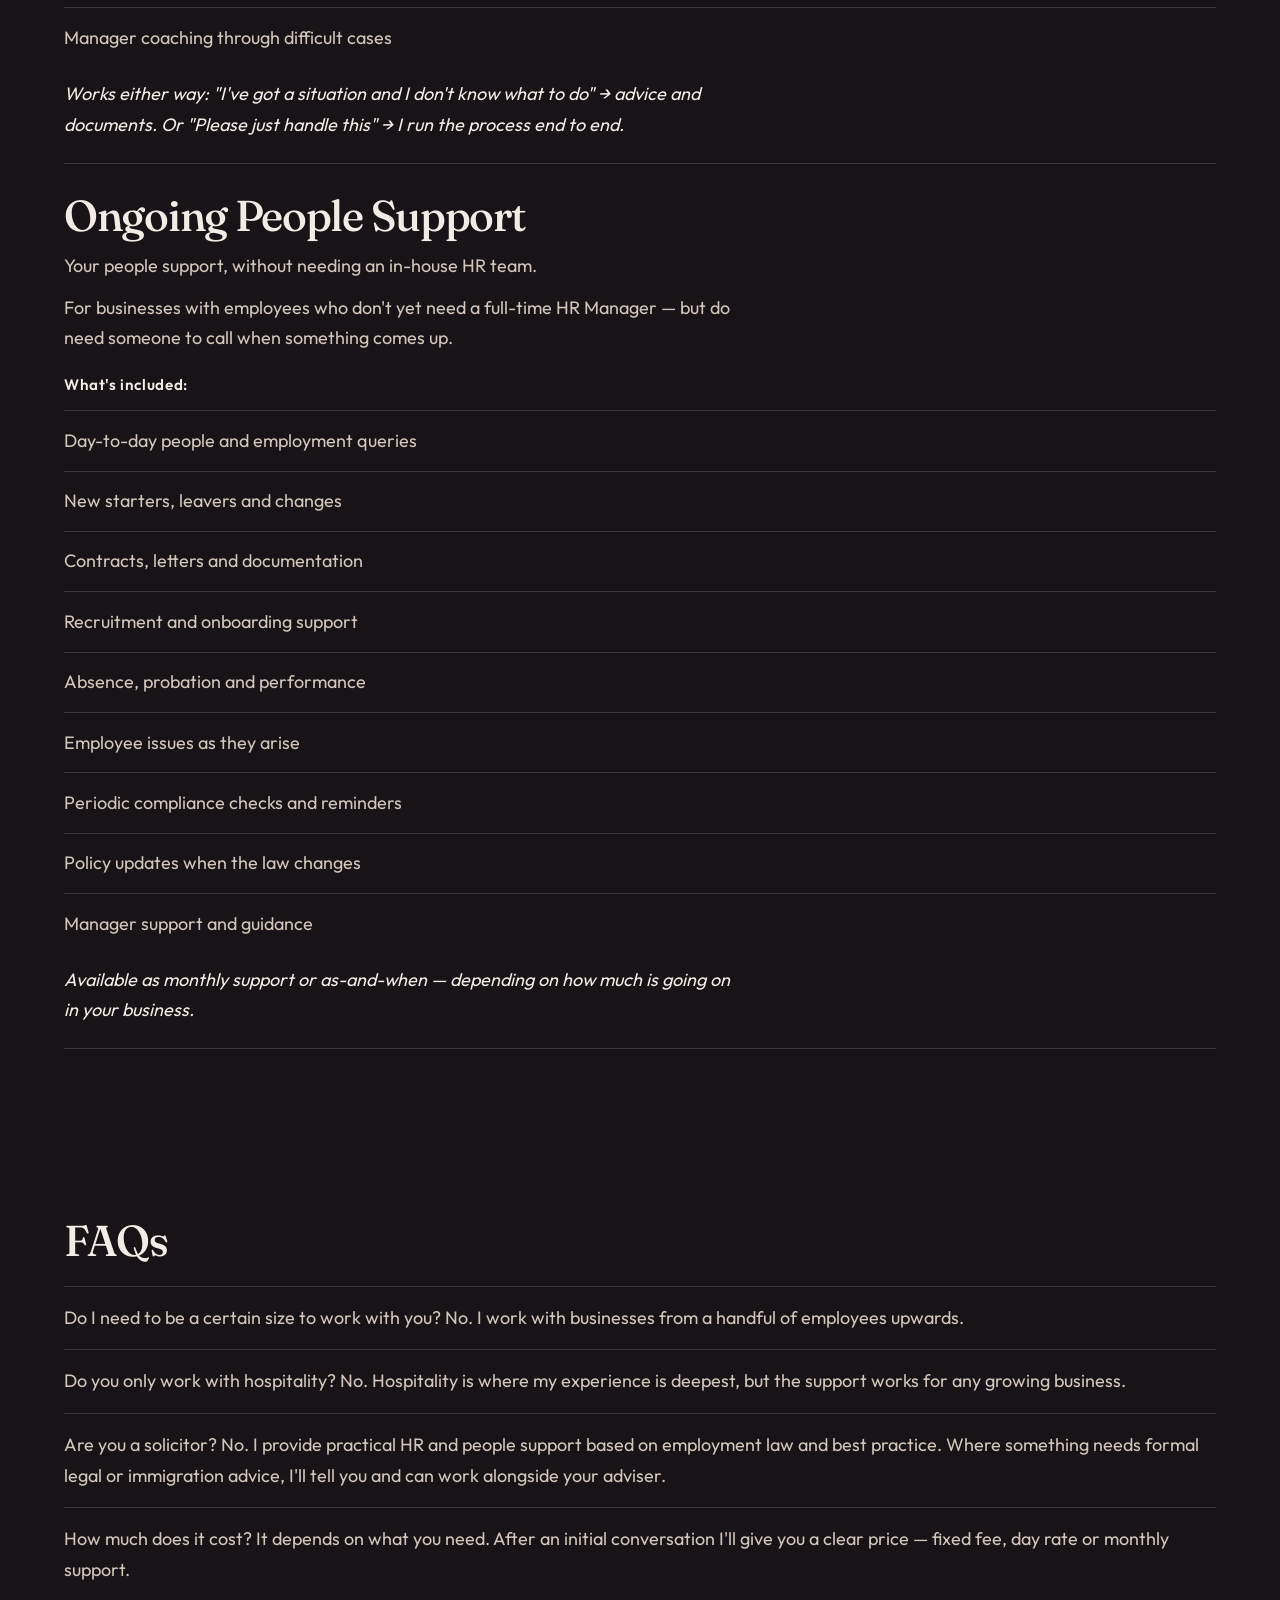
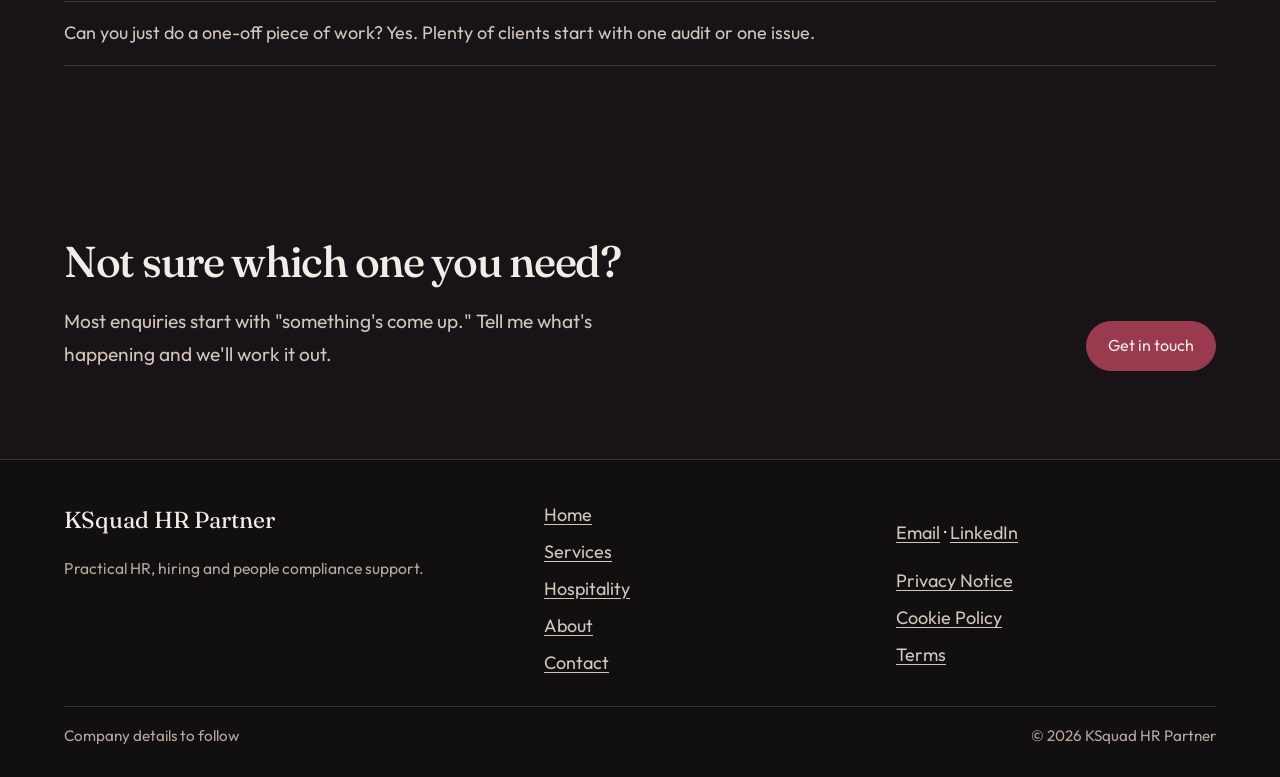
<file: services.html>
<!DOCTYPE html>
<html lang="en">
<head>
  <meta charset="utf-8">
  <meta name="viewport" content="width=device-width, initial-scale=1">
  <title data-i18n="title.services">Services — KSquad HR Partner</title>
  <meta name="description" content="Whether you need one problem solved or ongoing support, I work in a way that fits how your business actually runs." data-i18n-attr="content:meta.services">
  <link rel="icon" href="favicon.svg" type="image/svg+xml">
  <link rel="preconnect" href="https://fonts.googleapis.com">
  <link rel="preconnect" href="https://fonts.gstatic.com" crossorigin>
  <link href="https://fonts.googleapis.com/css2?family=Fraunces:opsz,wght@9..144,500;9..144,560&family=Outfit:wght@400;500;600&family=Sarabun:wght@400;600&display=swap" rel="stylesheet">
  <link rel="stylesheet" href="css/styles.css">
</head>
<body>
<a class="skip" href="#content" data-i18n="skip">Skip to content</a>
<header class="site-header">
  <div class="wrap header-inner">
    <a class="brand" href="index.html">KSquad <span>HR Partner</span></a>
    <nav id="site-nav" class="site-nav" aria-label="Primary" data-i18n-attr="aria-label:nav.primary">
      <a href="index.html" data-i18n="nav.home">Home</a>
      <a href="services.html" aria-current="page" data-i18n="nav.services">Services</a>
      <a href="hospitality.html" data-i18n="nav.hospitality">Hospitality</a>
      <a href="about.html" data-i18n="nav.about">About</a>
      <a href="contact.html" data-i18n="nav.contact">Contact</a>
    </nav>
    <div class="header-tools">
      <div class="lang-switch" role="group" aria-label="Language" data-i18n-attr="aria-label:ui.language">
        <button type="button" data-set-lang="en" aria-pressed="true">EN</button>
        <span aria-hidden="true">|</span>
        <button type="button" data-set-lang="th" aria-pressed="false">TH</button>
      </div>
      <button class="nav-toggle" type="button" aria-expanded="false" aria-controls="site-nav" data-i18n="nav.menu">Menu</button>
    </div>
  </div>
</header>
<main id="content">

<section class="page-hero">
  <div class="wrap">
    <p class="eyebrow" data-i18n="nav.services">Services</p>
    <h1 data-i18n="nav.services">Services</h1>
    <p class="lede" data-i18n="svc.intro">Whether you need one problem solved or ongoing support, I work in a way that fits how your business actually runs.</p>
  </div>
</section>
<section class="section section-tight">
  <div class="wrap">
    <article class="service" id="hiring">
      <h2 data-i18n="svc.hiring">Hiring & Onboarding</h2>
      <p data-i18n="svc.fromVacancy">From vacancy to ready-to-work.</p>
      <p data-i18n="svc.hiringBody">Hiring isn't finished when someone accepts the job. It's finished when they're legally checked, properly contracted, set up on your systems and ready for their first shift. I can manage that whole process — or just the parts you don't have time for.</p>
      <h3 data-i18n="svc.included">What's included:</h3>
      <ul class="list">
        <li data-i18n="svc.h1">Vacancy planning and job descriptions</li>
        <li data-i18n="svc.h2">Advertising and candidate sourcing</li>
        <li data-i18n="svc.h3">CV screening and shortlisting</li>
        <li data-i18n="svc.h4">Interview coordination and interview support</li>
        <li data-i18n="svc.h5">Offer management and references</li>
        <li data-i18n="svc.h6">Right to Work checks and record-keeping</li>
        <li data-i18n="svc.h7">Employment contracts and new starter documentation</li>
        <li data-i18n="svc.h8">Onboarding process and employee records setup</li>
        <li data-i18n="svc.h9">Probation setup and review framework</li>
      </ul>
      <p><em data-i18n="svc.diff">The difference: A recruitment agency sends you CVs. I make sure the person you hire is compliantly employed and genuinely ready to start.</em></p>
    </article>
    <article class="service" id="compliance">
      <h2 data-i18n="svc.compliance">People Compliance</h2>
      <p data-i18n="svc.complianceLead">Know what you need. Fix what's missing. Reduce your people risk.</p>
      <p data-i18n="svc.complianceBody">Most small businesses aren't non-compliant on purpose — they're just busy, and nobody's checked in a while. I'll review what you have, tell you plainly where the gaps are, and help you fix them in priority order.</p>
      <h3 data-i18n="svc.included">What's included:</h3>
      <ul class="list">
        <li data-i18n="svc.c1">People/HR compliance audit with a prioritised action plan</li>
        <li data-i18n="svc.c2">Right to Work audits and ongoing check processes</li>
        <li data-i18n="svc.c3">Employment contracts and statements of particulars</li>
        <li data-i18n="svc.c4">Employee handbook and HR policies</li>
        <li data-i18n="svc.c5">Employee files, records and documentation</li>
        <li data-i18n="svc.c6">Working Time, holiday, sickness and absence processes</li>
        <li data-i18n="svc.c7">Probation and performance frameworks</li>
        <li data-i18n="svc.c8">Maternity, paternity and family leave processes</li>
        <li data-i18n="svc.c9">Sexual harassment prevention duty — processes and risk assessment</li>
        <li data-i18n="svc.c10">Employment law change reviews and updates</li>
        <li data-i18n="svc.c11">Sponsor licence and sponsored worker compliance support</li>
        <li data-i18n="svc.c12">Manager guidance so your team knows what to do</li>
      </ul>
    </article>
    <article class="service" id="relations">
      <h2 data-i18n="svc.relations">Employee Relations & Investigations</h2>
      <p data-i18n="svc.relationsLead">Practical support when people problems become difficult.</p>
      <p data-i18n="svc.relationsBody">Getting this wrong is expensive — in tribunal risk, in management time, and in team morale. I can guide you through it, or take the whole process off your hands.</p>
      <h3 data-i18n="svc.included">What's included:</h3>
      <ul class="list">
        <li data-i18n="svc.r1">Disciplinary processes and hearings</li>
        <li data-i18n="svc.r2">Grievances and appeals</li>
        <li data-i18n="svc.r3">Workplace investigations (conducted independently)</li>
        <li data-i18n="svc.r4">Performance and capability management</li>
        <li data-i18n="svc.r5">Probation concerns and exits</li>
        <li data-i18n="svc.r6">Short-term and long-term sickness absence</li>
        <li data-i18n="svc.r7">Conduct concerns and workplace conflict</li>
        <li data-i18n="svc.r8">Suspension and process guidance</li>
        <li data-i18n="svc.r9">Hearing preparation and outcome documentation</li>
        <li data-i18n="svc.r10">Manager coaching through difficult cases</li>
      </ul>
      <p><em data-i18n="svc.either">Works either way: "I've got a situation and I don't know what to do" → advice and documents. Or "Please just handle this" → I run the process end to end.</em></p>
    </article>
    <article class="service" id="ongoing">
      <h2 data-i18n="svc.ongoing">Ongoing People Support</h2>
      <p data-i18n="home.ongoingBlurb">Your people support, without needing an in-house HR team.</p>
      <p data-i18n="svc.ongoingBody">For businesses with employees who don't yet need a full-time HR Manager — but do need someone to call when something comes up.</p>
      <h3 data-i18n="svc.included">What's included:</h3>
      <ul class="list">
        <li data-i18n="svc.o1">Day-to-day people and employment queries</li>
        <li data-i18n="svc.o2">New starters, leavers and changes</li>
        <li data-i18n="svc.o3">Contracts, letters and documentation</li>
        <li data-i18n="svc.o4">Recruitment and onboarding support</li>
        <li data-i18n="svc.o5">Absence, probation and performance</li>
        <li data-i18n="svc.o6">Employee issues as they arise</li>
        <li data-i18n="svc.o7">Periodic compliance checks and reminders</li>
        <li data-i18n="svc.o8">Policy updates when the law changes</li>
        <li data-i18n="svc.o9">Manager support and guidance</li>
      </ul>
      <p><em data-i18n="svc.available">Available as monthly support or as-and-when — depending on how much is going on in your business.</em></p>
    </article>
  </div>
</section>
<section class="section">
  <div class="wrap">
    <h2 data-i18n="svc.faqTitle">FAQs</h2>
    <div class="faq">
      <p data-i18n="faq.size">Do I need to be a certain size to work with you? No. I work with businesses from a handful of employees upwards.</p>
      <p data-i18n="faq.hosp">Do you only work with hospitality? No. Hospitality is where my experience is deepest, but the support works for any growing business.</p>
      <p data-i18n="faq.sol">Are you a solicitor? No. I provide practical HR and people support based on employment law and best practice. Where something needs formal legal or immigration advice, I'll tell you and can work alongside your adviser.</p>
      <p data-i18n="faq.cost">How much does it cost? It depends on what you need. After an initial conversation I'll give you a clear price — fixed fee, day rate or monthly support.</p>
      <p data-i18n="faq.one">Can you just do a one-off piece of work? Yes. Plenty of clients start with one audit or one issue.</p>
    </div>
  </div>
</section>
<section class="close">
  <div class="wrap">
    <div>
      <h2 data-i18n="svc.which">Not sure which one you need?</h2>
      <p class="lede" data-i18n="svc.whichBody">Most enquiries start with "something's come up." Tell me what's happening and we'll work it out.</p>
    </div>
    <a class="btn btn-primary" href="contact.html" data-i18n="cta.touch">Get in touch</a>
  </div>
</section>

</main>
<footer class="site-footer">
  <div class="wrap footer-grid">
    <div>
      <p class="footer-brand">KSquad HR Partner</p>
      <p class="note" data-i18n="footer.tagline">Practical HR, hiring and people compliance support.</p>
    </div>
    <nav aria-label="Footer" data-i18n-attr="aria-label:nav.footer">
      <a href="index.html" data-i18n="nav.home">Home</a>
      <a href="services.html" data-i18n="nav.services">Services</a>
      <a href="hospitality.html" data-i18n="nav.hospitality">Hospitality</a>
      <a href="about.html" data-i18n="nav.about">About</a>
      <a href="contact.html" data-i18n="nav.contact">Contact</a>
    </nav>
    <div>
      <p><a href="mailto:hello@example.com" data-i18n="footer.email">Email</a> · <a href="#">LinkedIn</a></p>
      <nav aria-label="Legal" data-i18n-attr="aria-label:nav.legal">
        <a href="privacy.html" data-i18n="footer.privacy">Privacy Notice</a>
        <a href="cookies.html" data-i18n="footer.cookies">Cookie Policy</a>
        <a href="terms.html" data-i18n="eye.terms">Terms</a>
      </nav>
    </div>
  </div>
  <div class="wrap footer-base">
    <p data-i18n="footer.company">Company details to follow</p>
    <p>© 2026 KSquad HR Partner</p>
  </div>
</footer>
<script src="js/i18n.js"></script>
<script src="js/site.js"></script>
<script src="js/chat.js"></script>
</body>
</html>
</file>
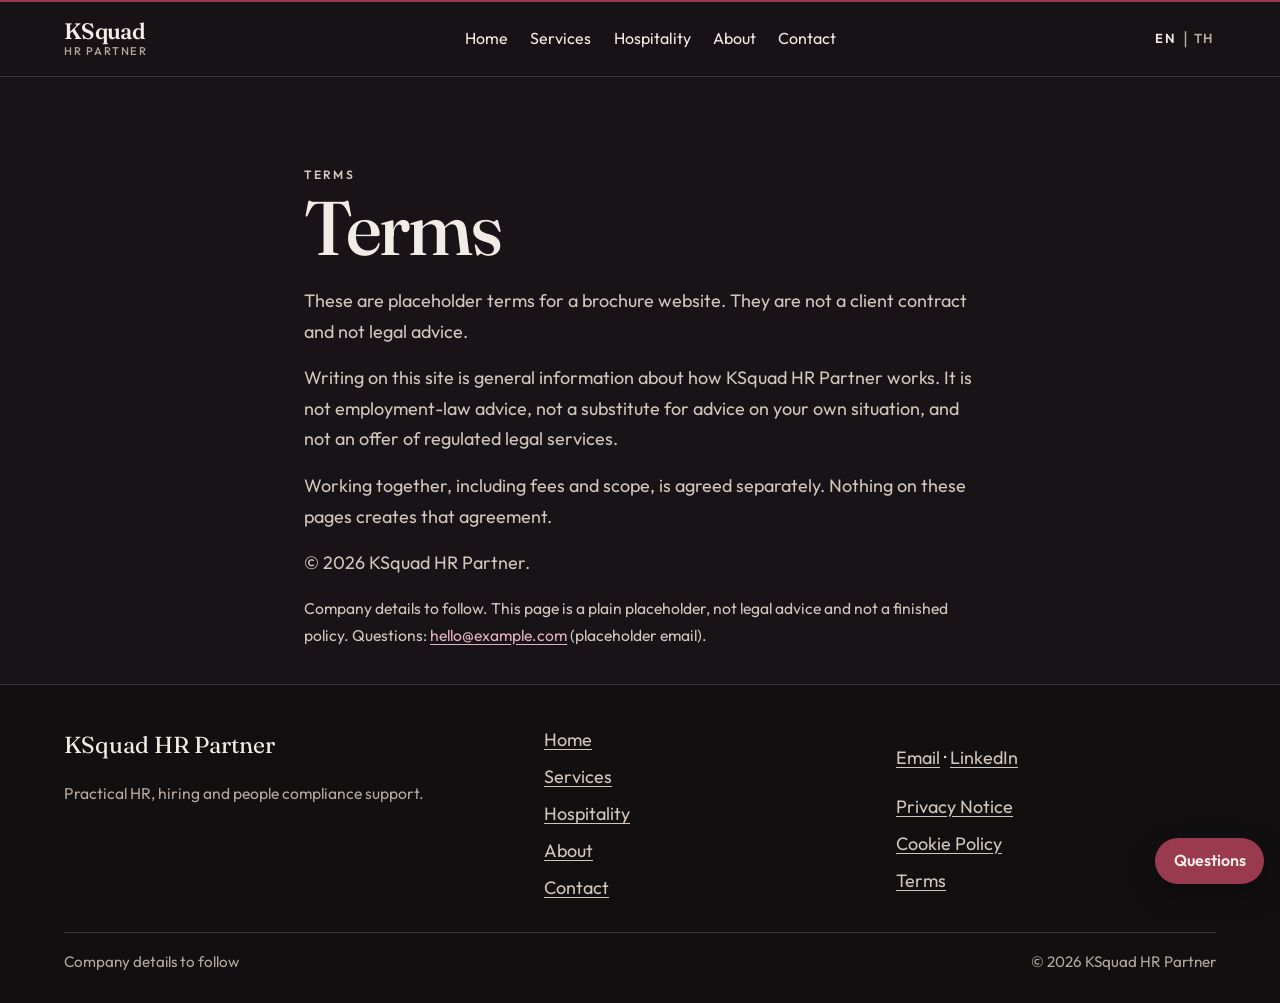
<file: terms.html>
<!DOCTYPE html>
<html lang="en">
<head>
  <meta charset="utf-8">
  <meta name="viewport" content="width=device-width, initial-scale=1">
  <title data-i18n="title.terms">Terms — KSquad HR Partner</title>
  <meta name="description" content="Placeholder terms for the KSquad HR Partner website." data-i18n-attr="content:meta.terms">
  <link rel="icon" href="favicon.svg" type="image/svg+xml">
  <link rel="preconnect" href="https://fonts.googleapis.com">
  <link rel="preconnect" href="https://fonts.gstatic.com" crossorigin>
  <link href="https://fonts.googleapis.com/css2?family=Fraunces:opsz,wght@9..144,500;9..144,560&family=Outfit:wght@400;500;600&family=Sarabun:wght@400;600&display=swap" rel="stylesheet">
  <link rel="stylesheet" href="css/styles.css">
</head>
<body>
<a class="skip" href="#content" data-i18n="skip">Skip to content</a>
<header class="site-header">
  <div class="wrap header-inner">
    <a class="brand" href="index.html">KSquad <span>HR Partner</span></a>
    <nav id="site-nav" class="site-nav" aria-label="Primary" data-i18n-attr="aria-label:nav.primary">
      <a href="index.html" data-i18n="nav.home">Home</a>
      <a href="services.html" data-i18n="nav.services">Services</a>
      <a href="hospitality.html" data-i18n="nav.hospitality">Hospitality</a>
      <a href="about.html" data-i18n="nav.about">About</a>
      <a href="contact.html" data-i18n="nav.contact">Contact</a>
    </nav>
    <div class="header-tools">
      <div class="lang-switch" role="group" aria-label="Language" data-i18n-attr="aria-label:ui.language">
        <button type="button" data-set-lang="en" aria-pressed="true">EN</button>
        <span aria-hidden="true">|</span>
        <button type="button" data-set-lang="th" aria-pressed="false">TH</button>
      </div>
      <button class="nav-toggle" type="button" aria-expanded="false" aria-controls="site-nav" data-i18n="nav.menu">Menu</button>
    </div>
  </div>
</header>
<main id="content">

<section class="page-hero">
  <div class="wrap prose">
    <p class="eyebrow" data-i18n="eye.terms">Terms</p>
    <h1 data-i18n="eye.terms">Terms</h1>
    
    <p data-i18n="term.p1">These are placeholder terms for a brochure website. They are not a client contract and not legal advice.</p>
    <p data-i18n="term.p2">Writing on this site is general information about how KSquad HR Partner works. It is not employment-law advice, not a substitute for advice on your own situation, and not an offer of regulated legal services.</p>
    <p data-i18n="term.p3">Working together, including fees and scope, is agreed separately. Nothing on these pages creates that agreement.</p>
    <p data-i18n="term.copy">© 2026 KSquad HR Partner.</p>
    
    <p class="note"><span data-i18n="legal.noteBefore">Company details to follow. This page is a plain placeholder, not legal advice and not a finished policy. Questions: </span><a href="mailto:hello@example.com">hello@example.com</a><span data-i18n="legal.noteAfter"> (placeholder email).</span></p>
  </div>
</section>

</main>
<footer class="site-footer">
  <div class="wrap footer-grid">
    <div>
      <p class="footer-brand">KSquad HR Partner</p>
      <p class="note" data-i18n="footer.tagline">Practical HR, hiring and people compliance support.</p>
    </div>
    <nav aria-label="Footer" data-i18n-attr="aria-label:nav.footer">
      <a href="index.html" data-i18n="nav.home">Home</a>
      <a href="services.html" data-i18n="nav.services">Services</a>
      <a href="hospitality.html" data-i18n="nav.hospitality">Hospitality</a>
      <a href="about.html" data-i18n="nav.about">About</a>
      <a href="contact.html" data-i18n="nav.contact">Contact</a>
    </nav>
    <div>
      <p><a href="mailto:hello@example.com" data-i18n="footer.email">Email</a> · <a href="#">LinkedIn</a></p>
      <nav aria-label="Legal" data-i18n-attr="aria-label:nav.legal">
        <a href="privacy.html" data-i18n="footer.privacy">Privacy Notice</a>
        <a href="cookies.html" data-i18n="footer.cookies">Cookie Policy</a>
        <a href="terms.html" data-i18n="eye.terms">Terms</a>
      </nav>
    </div>
  </div>
  <div class="wrap footer-base">
    <p data-i18n="footer.company">Company details to follow</p>
    <p>© 2026 KSquad HR Partner</p>
  </div>
</footer>
<script src="js/i18n.js"></script>
<script src="js/site.js"></script>
<script src="js/chat.js"></script>
</body>
</html>
</file>
<file: css/styles.css>
:root {
  --bg: #171316;
  --bg-raised: #211b1f;
  --bg-field: #2a2328;
  --text: #f3ece6;
  --text-soft: #d2c6bc;
  --muted: #b5a79c;
  --line: rgba(243, 236, 230, 0.16);
  --accent: #9a3a4e;
  --accent-soft: #e3b3be;
  --header: 4.6rem;
  --wrap: 72rem;
  --serif: "Fraunces", "Iowan Old Style", Palatino, "Palatino Linotype", serif;
  --sans: "Outfit", "Segoe UI", Helvetica, Arial, sans-serif;
}

*,
*::before,
*::after { box-sizing: border-box; }

html { scroll-behavior: smooth; }

body {
  margin: 0;
  background: var(--bg);
  color: var(--text);
  font-family: var(--sans);
  font-size: 1.125rem;
  line-height: 1.7;
  font-weight: 400;
}

img { max-width: 100%; }

a { color: var(--accent-soft); text-underline-offset: 0.18em; }

a:hover { color: var(--text); }

:focus-visible {
  outline: 2px solid var(--accent-soft);
  outline-offset: 3px;
}

.skip {
  position: absolute;
  left: 1rem;
  top: -4rem;
  background: var(--text);
  color: var(--bg);
  padding: 0.6rem 0.9rem;
  z-index: 20;
}

.skip:focus { top: 0.6rem; }

.wrap {
  width: min(var(--wrap), calc(100% - 1.5rem));
  margin-inline: auto;
}

.site-header {
  position: sticky;
  top: 0;
  z-index: 10;
  background: rgba(23, 19, 22, 0.9);
  backdrop-filter: blur(14px);
  border-bottom: 1px solid var(--line);
}

.site-header::before {
  content: "";
  display: block;
  height: 2px;
  background: var(--accent);
}

.header-inner {
  min-height: var(--header);
  display: flex;
  align-items: center;
  justify-content: space-between;
  gap: 1rem;
}

.brand {
  color: var(--text);
  text-decoration: none;
  font-family: var(--serif);
  font-weight: 560;
  font-size: 1.4rem;
  letter-spacing: -0.03em;
  line-height: 1.05;
}

.brand span {
  display: block;
  font-family: var(--sans);
  font-weight: 500;
  font-size: 0.7rem;
  letter-spacing: 0.16em;
  text-transform: uppercase;
  color: var(--muted);
  margin-top: 0.2rem;
}

.nav-toggle {
  display: inline-flex;
  background: transparent;
  border: 1px solid var(--line);
  color: var(--text);
  font: inherit;
  font-size: 0.95rem;
  padding: 0.45rem 0.85rem;
  border-radius: 999px;
  cursor: pointer;
}

.site-nav {
  display: none;
  position: absolute;
  left: 0;
  right: 0;
  top: 100%;
  background: var(--bg-raised);
  border-bottom: 1px solid var(--line);
  flex-direction: column;
  align-items: flex-start;
  padding: 0.85rem 1.15rem 1.15rem;
  gap: 0.85rem;
}

.site-nav.is-open { display: flex; }

.site-nav a {
  color: var(--text);
  text-decoration: none;
  font-size: 1.05rem;
}

.site-nav a:hover { color: var(--accent-soft); }

.site-nav a[aria-current="page"] {
  color: var(--accent-soft);
  box-shadow: inset 0 -1px 0 var(--accent);
}

main { display: block; }

.hero { padding: 3.25rem 0 2.75rem; }

.eyebrow {
  font-size: 0.75rem;
  letter-spacing: 0.18em;
  text-transform: uppercase;
  color: var(--accent-soft);
  margin: 0 0 1rem;
  font-weight: 600;
}

h1, h2, h3 {
  font-family: var(--serif);
  font-weight: 500;
  letter-spacing: -0.03em;
  line-height: 1.12;
  margin: 0;
  color: var(--text);
}

h1 { font-size: clamp(2.55rem, 12vw, 4.75rem); max-width: 12ch; }

h2 { font-size: clamp(1.85rem, 7vw, 2.7rem); }

h3 { font-size: 1.4rem; }

.lede {
  font-size: 1.2rem;
  color: var(--text-soft);
  max-width: 38rem;
  margin: 1.2rem 0 0;
}

.actions {
  display: flex;
  flex-wrap: wrap;
  gap: 0.75rem;
  margin-top: 1.75rem;
}

.btn {
  display: inline-flex;
  align-items: center;
  justify-content: center;
  text-decoration: none;
  border-radius: 999px;
  padding: 0.9rem 1.3rem;
  font-size: 1rem;
  line-height: 1.2;
  border: 1px solid transparent;
  cursor: pointer;
  font-family: inherit;
}

.btn-primary {
  background: var(--accent);
  color: var(--text);
  border-color: var(--accent);
}

.btn-primary:hover { background: #b24a60; border-color: #b24a60; color: var(--text); }

.btn-ghost {
  background: transparent;
  color: var(--text);
  border-color: var(--line);
}

.btn-ghost:hover { border-color: var(--accent-soft); color: var(--text); }

.section { padding: 3.25rem 0; }

.section-tight { padding-top: 0; }

.rule {
  border: 0;
  border-top: 1px solid var(--line);
  margin: 0;
}

.band {
  background: var(--bg-raised);
  border-block: 1px solid var(--line);
}

.paper {
  background: var(--bg-raised);
  border-block: 1px solid var(--line);
}

.split,
.grid-3,
.grid-2,
.footer-grid,
.close .wrap {
  display: grid;
  grid-template-columns: 1fr;
  gap: 1.5rem;
}

.grid-3, .grid-2 { margin-top: 1.75rem; }

.kicker {
  font-size: 0.75rem;
  letter-spacing: 0.16em;
  text-transform: uppercase;
  color: var(--muted);
  margin: 0 0 0.55rem;
  font-weight: 600;
}

.card h3 { margin-bottom: 0.55rem; }

.card p, .prose p, .service p, .lede, .list li { color: var(--text-soft); }

.prose { max-width: 42rem; }

.prose p { margin: 1rem 0 0; }

.prose h2 { margin-top: 2.4rem; }

.list {
  margin: 1.1rem 0 0;
  padding: 0;
  list-style: none;
}

.list li {
  padding: 0.9rem 0;
  border-top: 1px solid var(--line);
}

.list strong { color: var(--text); font-weight: 600; }

.steps { margin: 1.5rem 0 0; padding: 0; list-style: none; counter-reset: step; }

.steps li {
  counter-increment: step;
  display: grid;
  grid-template-columns: auto 1fr;
  gap: 1rem;
  padding: 1.2rem 0;
  border-top: 1px solid var(--line);
}

.steps li::before {
  content: counter(step, decimal-leading-zero);
  font-family: var(--serif);
  font-size: 1.35rem;
  color: var(--accent-soft);
}

.faq { margin-top: 1.25rem; }

.faq p {
  margin: 0;
  padding: 1rem 0;
  border-top: 1px solid var(--line);
  color: var(--text-soft);
}

.faq p:last-child { border-bottom: 1px solid var(--line); }

.close { padding: 3.5rem 0; }

.close .wrap { align-items: start; }

.page-hero { padding: 2.75rem 0 1.5rem; }

.page-hero h1 { max-width: 14ch; }

.service {
  padding: 1.75rem 0 1.4rem;
  border-top: 1px solid var(--line);
}

.service:last-of-type { border-bottom: 1px solid var(--line); }

.service h2 { margin-bottom: 0.7rem; }

.service h3 {
  margin-top: 1.35rem;
  font-family: var(--sans);
  font-size: 0.95rem;
  font-weight: 600;
  letter-spacing: 0.04em;
}

.service p { margin: 0.7rem 0 0; max-width: 42rem; }

.service em { color: var(--text); }

form {
  display: grid;
  gap: 1.15rem;
  margin-top: 1.75rem;
  max-width: 36rem;
}

label {
  display: flex;
  flex-direction: column;
  align-items: stretch;
  gap: 0.45rem;
  font-weight: 600;
  font-size: 0.98rem;
  color: var(--text);
}

label span { display: block; line-height: 1.35; }

input, textarea, select {
  display: block;
  font: inherit;
  font-weight: 400;
  color: var(--text);
  background: var(--bg-field);
  border: 1px solid rgba(243, 236, 230, 0.28);
  border-radius: 0.7rem;
  padding: 0.8rem 0.9rem;
  width: 100%;
  min-height: 3.1rem;
}

textarea { min-height: 9rem; resize: vertical; }

select { appearance: auto; }

option { color: #1c1618; background: #f3ece6; }

.confirm {
  margin-top: 1.25rem;
  padding: 1rem 1.1rem;
  background: var(--bg-raised);
  border: 1px solid var(--line);
  border-radius: 0.7rem;
  max-width: 36rem;
  color: var(--text-soft);
}

.confirm[hidden] { display: none; }

.contact-links {
  margin-top: 1.75rem;
  display: grid;
  gap: 0.4rem;
}

.note { color: var(--muted); font-size: 0.98rem; }

.site-footer {
  border-top: 1px solid var(--line);
  padding: 2.5rem 0 1.75rem;
  background: #120f11;
}

.footer-brand {
  font-family: var(--serif);
  font-size: 1.45rem;
  margin: 0 0 0.35rem;
  color: var(--text);
}

.site-footer nav {
  display: flex;
  flex-direction: column;
  gap: 0.4rem;
}

.site-footer a { color: var(--text-soft); }

.site-footer a:hover { color: var(--text); }

.footer-base {
  display: flex;
  justify-content: space-between;
  gap: 0.75rem;
  flex-wrap: wrap;
  margin-top: 1.75rem;
  padding-top: 1rem;
  border-top: 1px solid var(--line);
  color: var(--muted);
  font-size: 0.95rem;
}

.footer-base p { margin: 0; }

.service, [id] { scroll-margin-top: 5.5rem; }

em { font-style: italic; }

@media (min-width: 840px) {
  .wrap { width: min(var(--wrap), calc(100% - 3rem)); }

  .nav-toggle { display: none; }

  .site-nav,
  .site-nav.is-open {
    display: flex;
    position: static;
    flex-direction: row;
    align-items: center;
    gap: 1.4rem;
    background: transparent;
    border: 0;
    padding: 0;
  }

  .site-nav a { font-size: 1rem; }

  .hero { padding: 6rem 0 4.5rem; }

  .section { padding: 5.25rem 0; }

  .close { padding: 5.5rem 0; }

  .page-hero { padding: 4.5rem 0 2.25rem; }

  .split { grid-template-columns: 0.9fr 1.2fr; gap: 3rem 4rem; }

  .grid-2 { grid-template-columns: 1fr 1fr; gap: 1.75rem 2.5rem; }

  .grid-3 { grid-template-columns: repeat(3, 1fr); gap: 2rem 2.5rem; }

  .footer-grid { grid-template-columns: 1.4fr 1fr 1fr; gap: 2rem; }

  .close .wrap {
    grid-template-columns: 1.4fr auto;
    align-items: end;
    gap: 2rem;
  }
}

@media (prefers-reduced-motion: reduce) {
  html { scroll-behavior: auto; }
}

.chat-launcher {
  position: fixed;
  right: 1rem;
  bottom: 1rem;
  z-index: 30;
  border: 0;
  border-radius: 999px;
  padding: 0.85rem 1.15rem;
  background: #9a3a4e;
  color: #f3ece6;
  font: 600 1rem/1.2 Outfit, "Segoe UI", sans-serif;
  cursor: pointer;
  box-shadow: 0 10px 30px rgba(0, 0, 0, 0.28);
}

.chat-launcher:hover { background: #b24a60; }

.chat-panel {
  position: fixed;
  right: 1rem;
  bottom: 4.6rem;
  z-index: 30;
  width: min(24rem, calc(100% - 2rem));
  max-height: min(34rem, calc(100dvh - 6.5rem));
  display: none;
  flex-direction: column;
  background: #211b1f;
  color: #f3ece6;
  border: 1px solid rgba(243, 236, 230, 0.16);
  border-radius: 1.1rem;
  overflow: hidden;
  box-shadow: 0 18px 50px rgba(0, 0, 0, 0.4);
}

.chat-panel.is-open { display: flex; }

.chat-head {
  display: flex;
  justify-content: space-between;
  gap: 1rem;
  align-items: flex-start;
  padding: 0.9rem 1rem 0.75rem;
  border-bottom: 1px solid rgba(243, 236, 230, 0.16);
}

.chat-head p { margin: 0; }

.chat-kicker {
  font-size: 0.72rem;
  letter-spacing: 0.14em;
  text-transform: uppercase;
  color: #e3b3be;
  font-weight: 600;
}

.chat-title {
  font-family: Fraunces, Palatino, serif;
  font-size: 1.25rem;
  margin: 0.15rem 0 0;
}

.chat-close {
  background: transparent;
  color: #f3ece6;
  border: 1px solid rgba(243, 236, 230, 0.2);
  border-radius: 999px;
  padding: 0.25rem 0.6rem;
  font: inherit;
  cursor: pointer;
}

.chat-log {
  flex: 1;
  overflow: auto;
  padding: 0.9rem 1rem;
  display: flex;
  flex-direction: column;
  gap: 0.65rem;
}

.chat-msg {
  margin: 0;
  max-width: 95%;
  padding: 0.7rem 0.8rem;
  border-radius: 0.85rem;
  line-height: 1.45;
  font-size: 0.98rem;
}

.chat-msg-bot {
  background: #2a2328;
  color: #f3ece6;
  align-self: flex-start;
}

.chat-msg-user {
  background: #9a3a4e;
  color: #f3ece6;
  align-self: flex-end;
}

.chat-go {
  display: inline-flex;
  margin-top: 0.65rem;
  text-decoration: none;
  background: #f3ece6;
  color: #171316;
  border-radius: 999px;
  padding: 0.55rem 0.85rem;
  font-weight: 600;
}

.chat-go:hover { color: #171316; background: #fff; }

.chat-form {
  display: flex;
  gap: 0.45rem;
  padding: 0.75rem;
  border-top: 1px solid rgba(243, 236, 230, 0.16);
}

.chat-form input {
  min-height: 2.8rem;
  background: #2a2328;
  color: #f3ece6;
  border: 1px solid rgba(243, 236, 230, 0.28);
  border-radius: 0.7rem;
}

.chat-form button {
  border: 0;
  border-radius: 0.7rem;
  background: #9a3a4e;
  color: #f3ece6;
  font: 600 0.95rem/1 Outfit, sans-serif;
  padding: 0 0.9rem;
  cursor: pointer;
}

.header-tools {
  display: flex;
  align-items: center;
  gap: 0.65rem;
}

.lang-switch {
  display: inline-flex;
  align-items: center;
  gap: 0.28rem;
}

.lang-switch button {
  background: transparent;
  border: 0;
  color: var(--muted);
  font: 600 0.82rem/1 var(--sans);
  letter-spacing: 0.12em;
  cursor: pointer;
  padding: 0.35rem 0.12rem;
}

.lang-switch button[aria-pressed="true"] { color: var(--text); }

.lang-switch span { color: var(--muted); }

html[lang="th"] body,
html[lang="th"] button,
html[lang="th"] input,
html[lang="th"] textarea,
html[lang="th"] select {
  font-family: "Sarabun", var(--sans);
  line-height: 1.85;
}

html[lang="th"] h1,
html[lang="th"] h2,
html[lang="th"] h3,
html[lang="th"] .brand,
html[lang="th"] .footer-brand,
html[lang="th"] .chat-title {
  font-family: "Sarabun", var(--serif);
  font-weight: 600;
  letter-spacing: 0;
}

html[lang="th"] h1,
html[lang="th"] .page-hero h1 { max-width: 22ch; }

.chat-go { margin-top: 0.7rem; }
</file>
